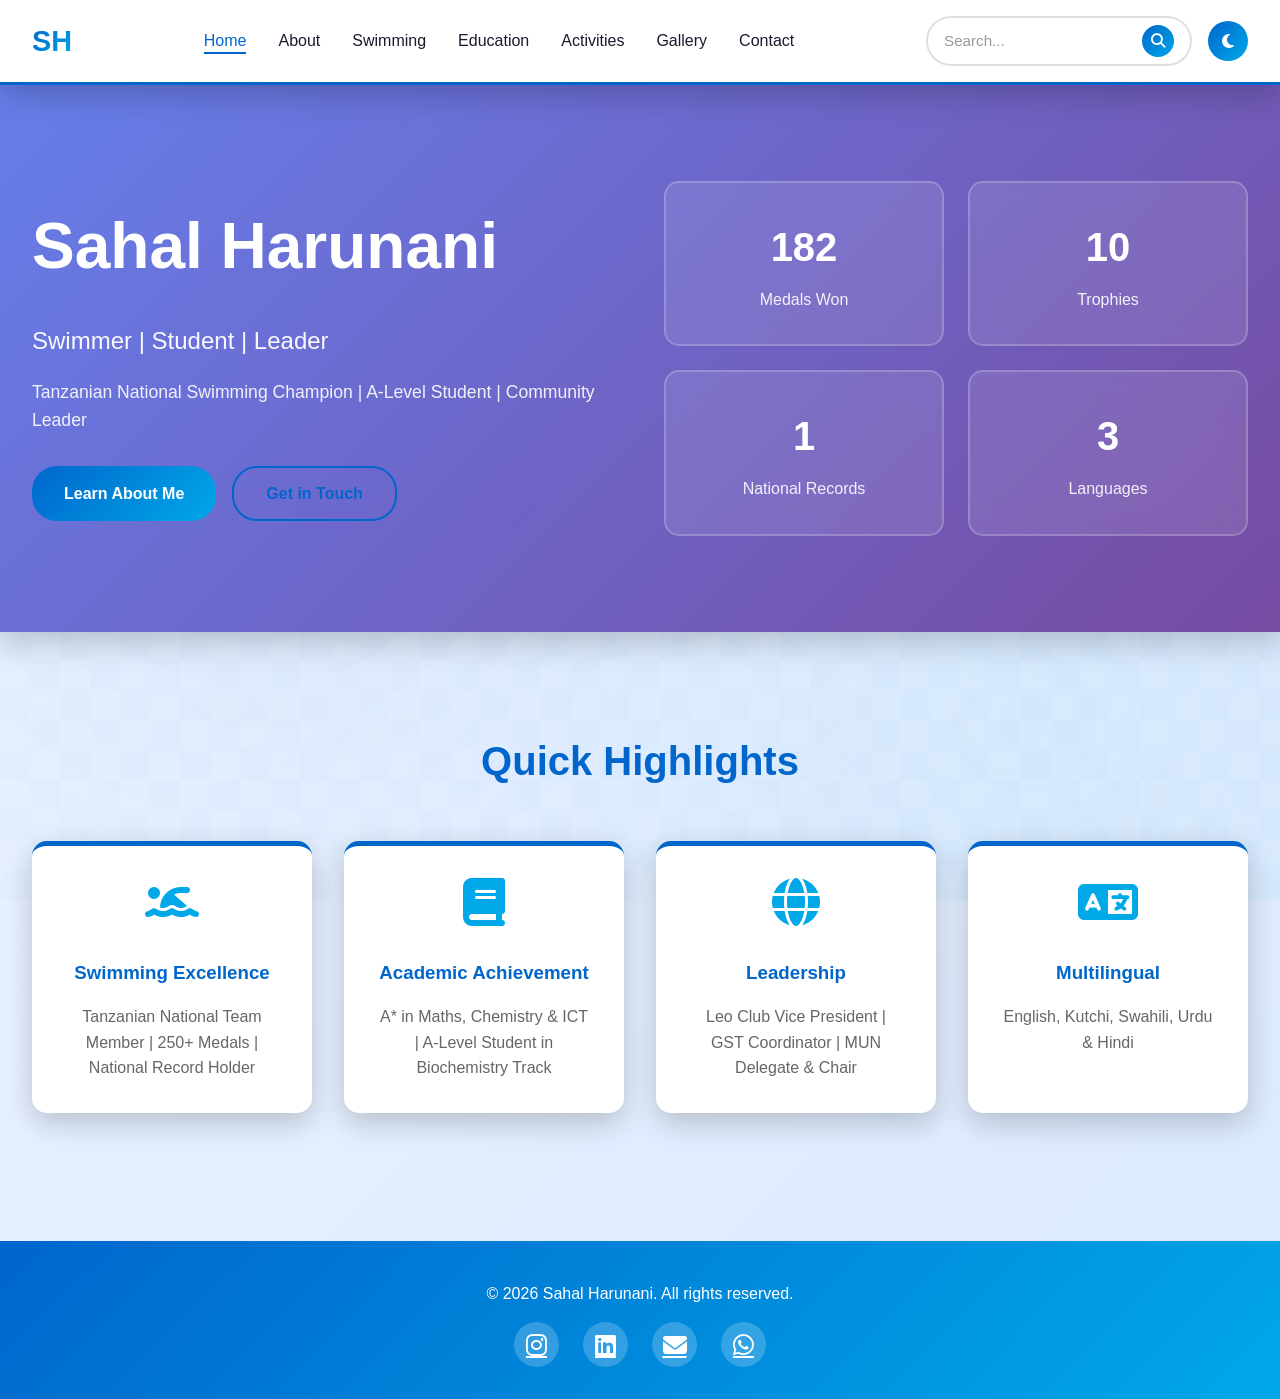
<file: index.html>
<!DOCTYPE html>
<html lang="en">
<head>
    <meta charset="UTF-8">
    <meta name="viewport" content="width=device-width, initial-scale=1.0">
   
    <title>Sahal Harunani - Portfolio</title>
    <link rel="stylesheet" href="styles.css">
    <link rel="stylesheet" href="https://cdnjs.cloudflare.com/ajax/libs/font-awesome/6.4.0/css/all.min.css">
    <link rel="icon" type="image/x-icon" href="favicon.ico">
</head>
<body>
    <nav class="navbar">
    <div class="nav-container">
        <div class="nav-logo">
            <a href="index.html">SH</a>
        </div>
        <ul class="nav-menu">
            <li><a href="index.html" class="nav-link">Home</a></li>
            <li><a href="about.html" class="nav-link">About</a></li>
            <li><a href="swimming.html" class="nav-link">Swimming</a></li>
            <li><a href="education.html" class="nav-link">Education</a></li>
            <li><a href="activities.html" class="nav-link">Activities</a></li>
            <li><a href="gallery.html" class="nav-link">Gallery</a></li>
            <li><a href="contact.html" class="nav-link">Contact</a></li>
        </ul>
        <div class="nav-controls">
            <div class="search-box-nav">
                <input type="text" id="global-search" class="search-input-nav" placeholder="Search...">
                <button id="search-btn-nav" class="search-btn-nav" title="Search">
                    <i class="fas fa-search"></i>
                </button>
            </div>
            <button id="theme-toggle" class="theme-toggle" title="Toggle Dark Mode">
                <i class="fas fa-moon"></i>
            </button>
            <div class="hamburger">
                <span></span>
                <span></span>
                <span></span>
            </div>
        </div>
    </div>
</nav>

    <section class="hero">
        <div class="hero-content">
            <h1>Sahal Harunani</h1>
            <p class="tagline">Swimmer | Student | Leader</p>
            <p class="subtitle">Tanzanian National Swimming Champion | A-Level Student | Community Leader</p>
            <div class="hero-buttons">
                <a href="about.html" class="btn btn-primary">Learn About Me</a>
                <a href="contact.html" class="btn btn-secondary">Get in Touch</a>
            </div>
        </div>
        <div class="hero-stats">
            <div class="stat-card">
                <h3>250+</h3>
                <p>Medals Won</p>
            </div>
            <div class="stat-card">
                <h3>14</h3>
                <p>Trophies</p>
            </div>
            <div class="stat-card">
                <h3>2</h3>
                <p>National Records </p>
            </div>
            <div class="stat-card">
                <h3>5</h3>
                <p>Languages</p>
            </div>
        </div>
    </section>

    <section class="highlights">
        <h2>Quick Highlights</h2>
        <div class="highlights-grid">
            <div class="highlight-card">
                <i class="fas fa-swimmer"></i>
                <h3>Swimming Excellence</h3>
                <p>Tanzanian National Team Member | 250+ Medals | National Record Holder</p>
            </div>
            <div class="highlight-card">
                <i class="fas fa-book"></i>
                <h3>Academic Achievement</h3>
                <p>A* in Maths, Chemistry & ICT | A-Level Student in Biochemistry Track</p>
            </div>
            <div class="highlight-card">
                <i class="fas fa-globe"></i>
                <h3>Leadership</h3>
                <p>Leo Club Vice President | GST Coordinator | MUN Delegate & Chair</p>
            </div>
            <div class="highlight-card">
                <i class="fas fa-language"></i>
                <h3>Multilingual</h3>
                <p>English, Kutchi, Swahili, Urdu & Hindi</p>
            </div>
        </div>
    </section>

    <footer class="footer">
        <div class="footer-content">
            <p>&copy; 2026 Sahal Harunani. All rights reserved.</p>
            <div class="social-links">
                <a href="https://instagram.com/sahal_harunani08" target="_blank" title="Instagram">
                    <i class="fab fa-instagram"></i>
                </a>
                <a href="https://linkedin.com/in/sahal-harunani-387bb63b5" target="_blank" title="LinkedIn">
                    <i class="fab fa-linkedin"></i>
                </a>
                <a href="mailto:sahalharunani@gmail.com" title="Email">
                    <i class="fas fa-envelope"></i>
                </a>
                <a href="https://wa.me/255787596678" target="_blank" title="WhatsApp">
                    <i class="fab fa-whatsapp"></i>
                </a>
            </div>
        </div>
    </footer>

    <script src="script.js"></script>
</body>
</html>
</file>
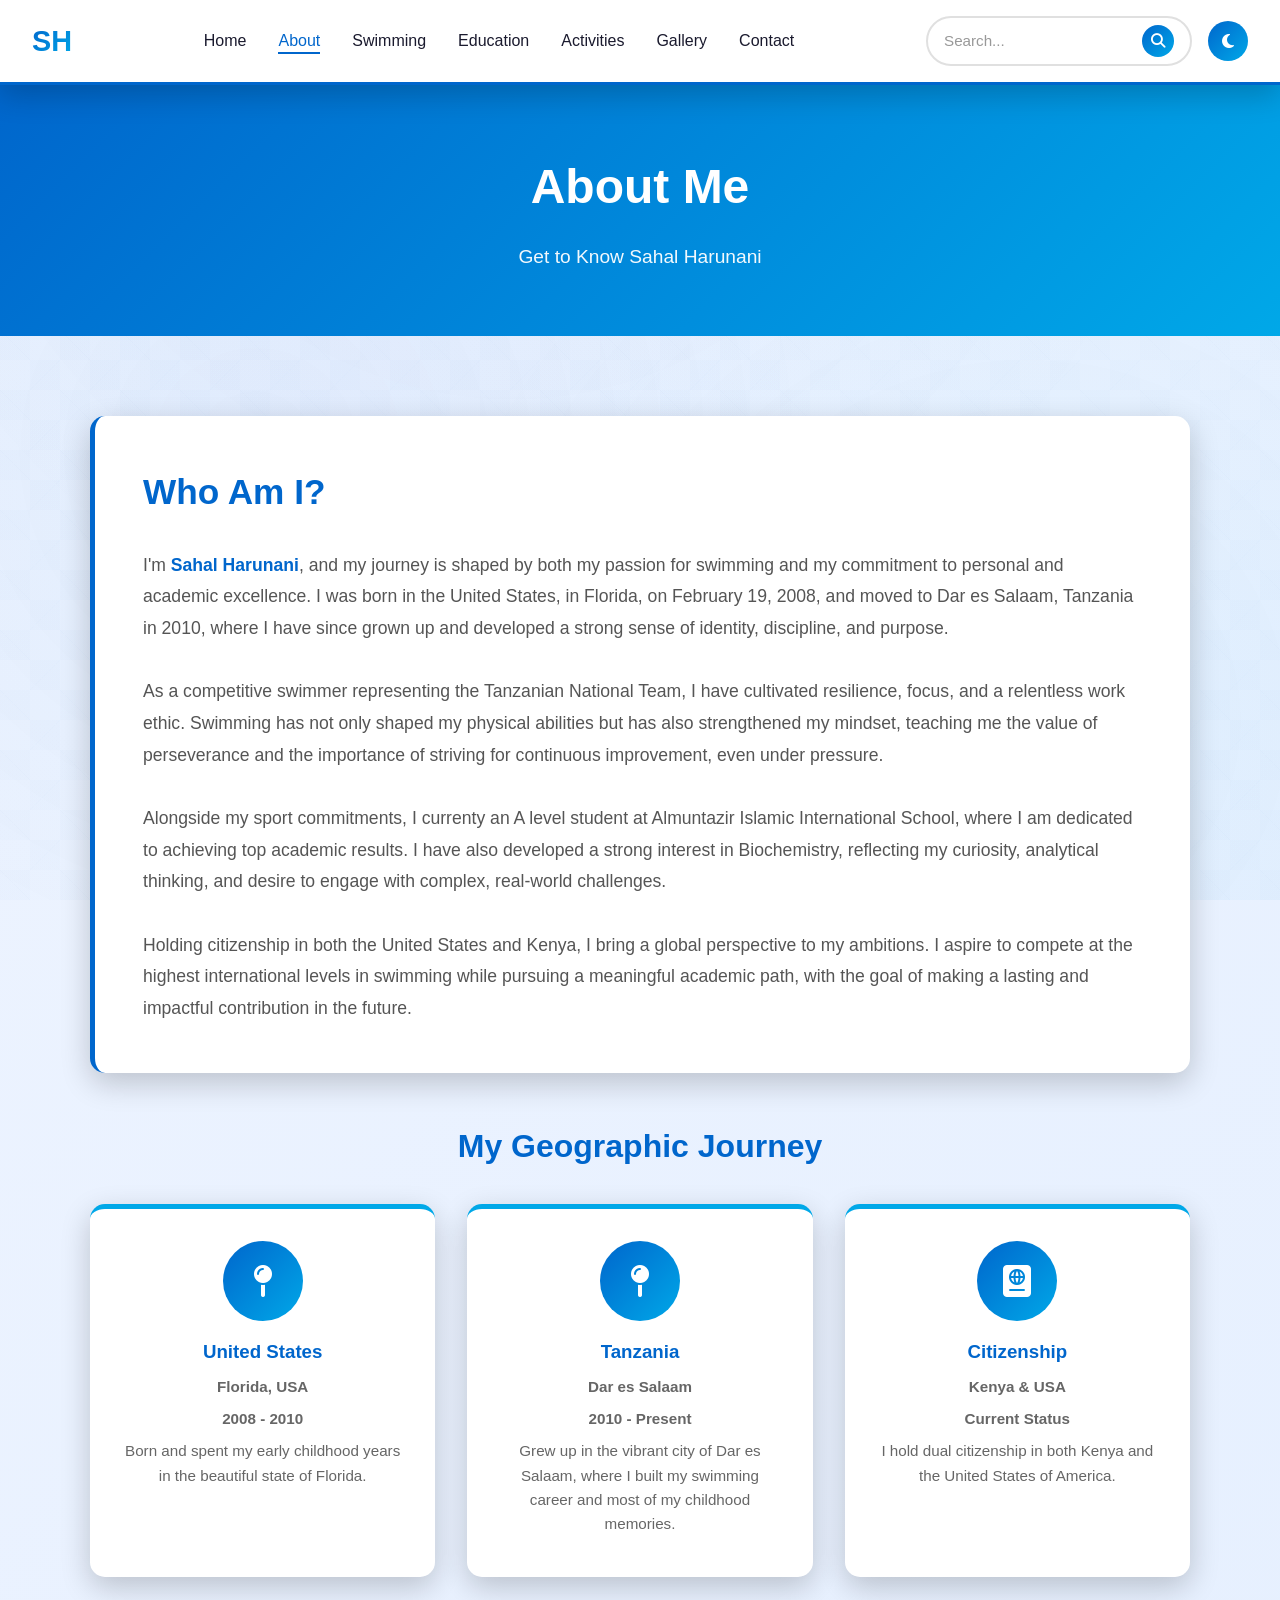
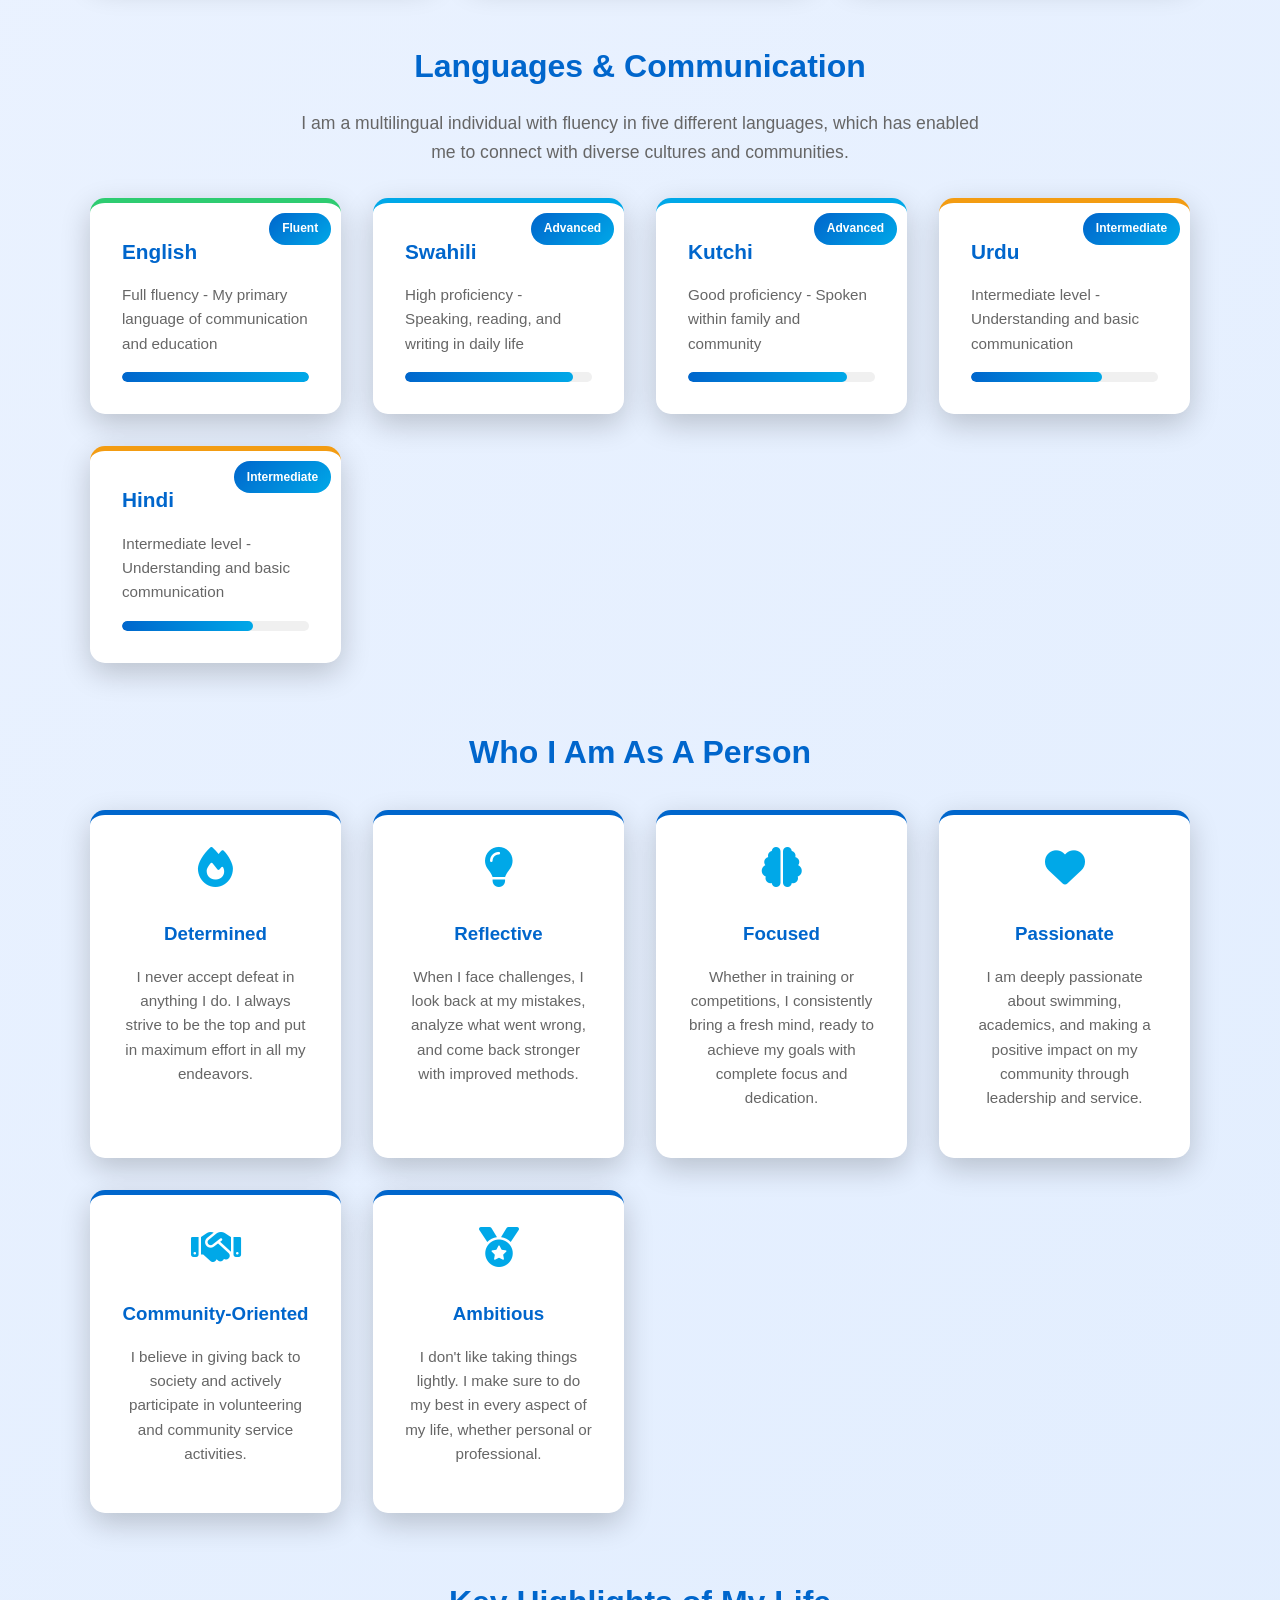
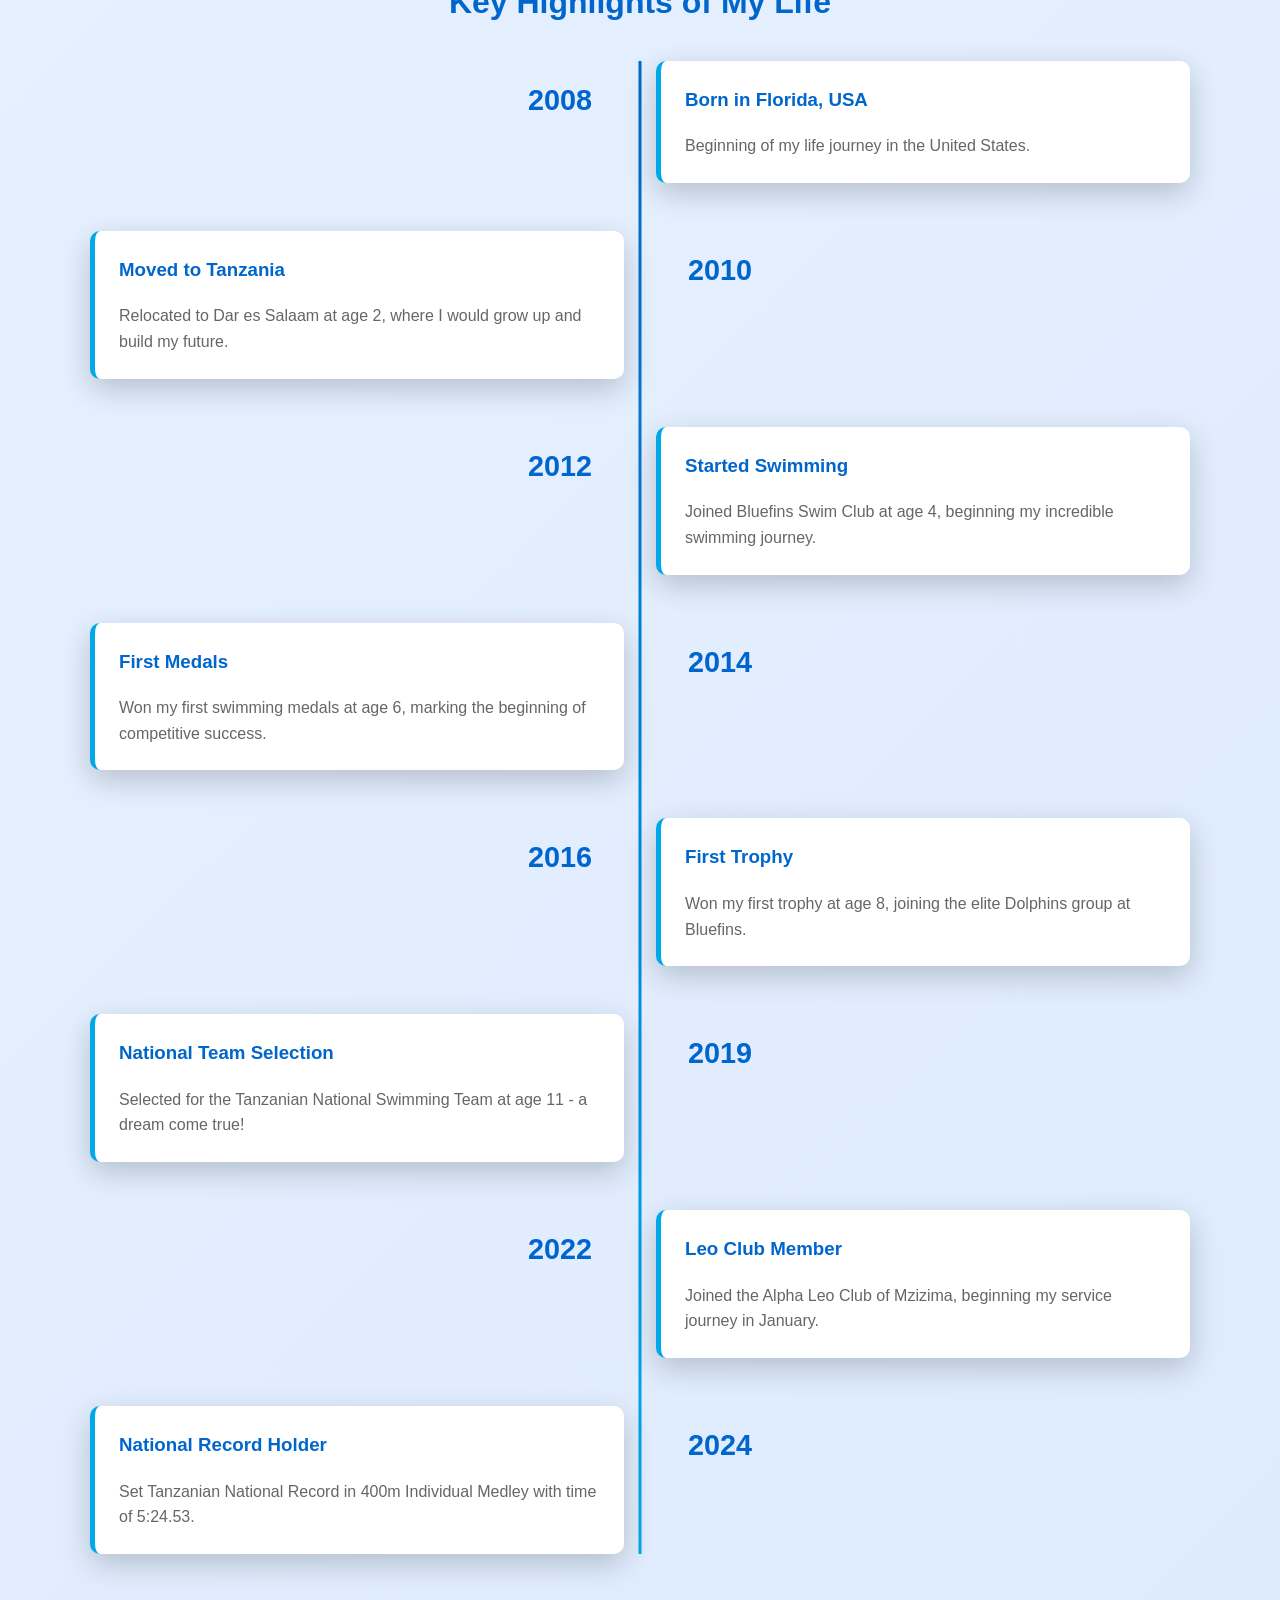
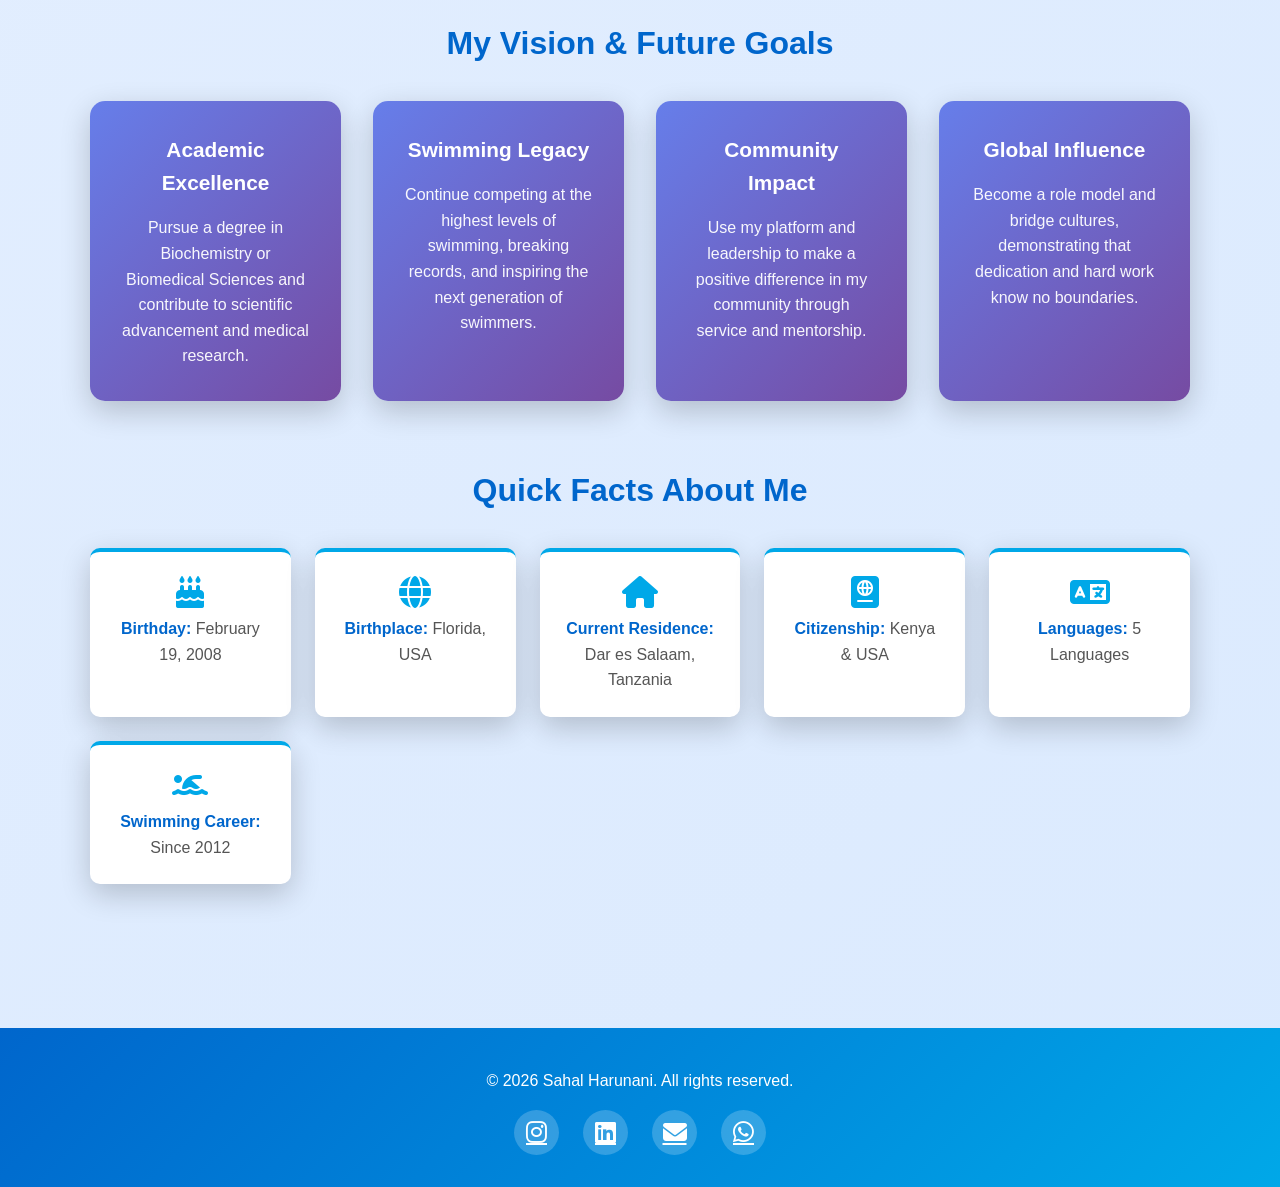
<file: about.html>
<!DOCTYPE html>
<html lang="en">
<head>
    <meta charset="UTF-8">
    <meta name="viewport" content="width=device-width, initial-scale=1.0">
    
    <title>About Me - Sahal Harunani</title>
    <link rel="stylesheet" href="styles.css">
    <link rel="stylesheet" href="https://cdnjs.cloudflare.com/ajax/libs/font-awesome/6.4.0/css/all.min.css">
</head>
<body>
    <nav class="navbar">
    <div class="nav-container">
        <div class="nav-logo">
            <a href="index.html">SH</a>
        </div>
        <ul class="nav-menu">
            <li><a href="index.html" class="nav-link">Home</a></li>
            <li><a href="about.html" class="nav-link">About</a></li>
            <li><a href="swimming.html" class="nav-link">Swimming</a></li>
            <li><a href="education.html" class="nav-link">Education</a></li>
            <li><a href="activities.html" class="nav-link">Activities</a></li>
            <li><a href="gallery.html" class="nav-link">Gallery</a></li>
            <li><a href="contact.html" class="nav-link">Contact</a></li>
        </ul>
        <div class="nav-controls">
            <div class="search-box-nav">
                <input type="text" id="global-search" class="search-input-nav" placeholder="Search...">
                <button id="search-btn-nav" class="search-btn-nav" title="Search">
                    <i class="fas fa-search"></i>
                </button>
            </div>
            <button id="theme-toggle" class="theme-toggle" title="Toggle Dark Mode">
                <i class="fas fa-moon"></i>
            </button>
            <div class="hamburger">
                <span></span>
                <span></span>
                <span></span>
            </div>
        </div>
    </div>
</nav>

    <section class="page-header">
        <h1>About Me</h1>
        <p>Get to Know Sahal Harunani</p>
    </section>

    <section class="about-content">
        <!-- Personal Introduction -->
        <div class="intro-section">
            <div class="intro-card">
                <h2>Who Am I?</h2>
                <p class="intro-text">
                    I'm <strong>Sahal Harunani</strong>, and my journey is shaped by both my passion for swimming and my commitment to personal and academic excellence. I was born in the United States, in Florida, on February 19, 2008, and moved to Dar es Salaam, Tanzania in 2010, where I have since grown up and developed a strong sense of identity, discipline, and purpose.<br><br>

As a competitive swimmer representing the Tanzanian National Team, I have cultivated resilience, focus, and a relentless work ethic. Swimming has not only shaped my physical abilities but has also strengthened my mindset, teaching me the value of perseverance and the importance of striving for continuous improvement, even under pressure.<br><br>

Alongside my sport commitments, I currenty an A level student at Almuntazir Islamic International School, where I am dedicated to achieving top academic results. I have also developed a strong interest in Biochemistry, reflecting my curiosity, analytical thinking, and desire to engage with complex, real-world challenges.<br><br>

Holding citizenship in both the United States and Kenya, I bring a global perspective to my ambitions. I aspire to compete at the highest international levels in swimming while pursuing a meaningful academic path, with the goal of making a lasting and impactful contribution in the future. 
                
                    
                </p>
            </div>
        </div>

        <!-- Geographic Journey -->
        <div class="journey-section">
            <h2>My Geographic Journey</h2>
            <div class="journey-map">
                <div class="location-card">
                    <div class="location-icon">
                        <i class="fas fa-map-pin"></i>
                    </div>
                    <h3>United States</h3>
                    <p><strong>Florida, USA</strong></p>
                    <p class="timeline-date">2008 - 2010</p>
                    <p class="description">Born and spent my early childhood years in the beautiful state of Florida.</p>
                </div>

                <div class="location-card">
                    <div class="location-icon">
                        <i class="fas fa-map-pin"></i>
                    </div>
                    <h3>Tanzania</h3>
                    <p><strong>Dar es Salaam</strong></p>
                    <p class="timeline-date">2010 - Present</p>
                    <p class="description">Grew up in the vibrant city of Dar es Salaam, where I built my swimming career and most of my childhood memories.</p>
                </div>

                <div class="location-card">
                    <div class="location-icon">
                        <i class="fas fa-passport"></i>
                    </div>
                    <h3>Citizenship</h3>
                    <p><strong>Kenya & USA</strong></p>
                    <p class="timeline-date">Current Status</p>
                    <p class="description">I hold dual citizenship in both Kenya and the United States of America.</p>
                </div>
            </div>
        </div>

        <!-- Languages -->
        <div class="languages-intro-section">
            <h2>Languages & Communication</h2>
            <p class="section-intro">I am a multilingual individual with fluency in five different languages, which has enabled me to connect with diverse cultures and communities.</p>
            
            <div class="languages-detailed-grid">
                <div class="language-detailed-card fluent">
                    <div class="language-badge">Fluent</div>
                    <h3>English</h3>
                    <p class="language-description">Full fluency - My primary language of communication and education</p>
                    <div class="language-level">
                        <div class="level-bar" style="width: 100%;"></div>
                    </div>
                </div>

                <div class="language-detailed-card advanced">
                    <div class="language-badge">Advanced</div>
                    <h3>Swahili</h3>
                    <p class="language-description">High proficiency - Speaking, reading, and writing in daily life</p>
                    <div class="language-level">
                        <div class="level-bar" style="width: 90%;"></div>
                    </div>
                </div>

                <div class="language-detailed-card advanced">
                    <div class="language-badge">Advanced</div>
                    <h3>Kutchi</h3>
                    <p class="language-description">Good proficiency - Spoken within family and community</p>
                    <div class="language-level">
                        <div class="level-bar" style="width: 85%;"></div>
                    </div>
                </div>

                <div class="language-detailed-card intermediate">
                    <div class="language-badge">Intermediate</div>
                    <h3>Urdu</h3>
                    <p class="language-description">Intermediate level - Understanding and basic communication</p>
                    <div class="language-level">
                        <div class="level-bar" style="width: 70%;"></div>
                    </div>
                </div>

                <div class="language-detailed-card intermediate">
                    <div class="language-badge">Intermediate</div>
                    <h3>Hindi</h3>
                    <p class="language-description">Intermediate level - Understanding and basic communication</p>
                    <div class="language-level">
                        <div class="level-bar" style="width: 70%;"></div>
                    </div>
                </div>
            </div>
        </div>

        <!-- Personal Attributes -->
        <div class="attributes-section">
            <h2>Who I Am As A Person</h2>
            <div class="attributes-grid">
                <div class="attribute-card">
                    <i class="fas fa-fire"></i>
                    <h3>Determined</h3>
                    <p>I never accept defeat in anything I do. I always strive to be the top and put in maximum effort in all my endeavors.</p>
                </div>

                <div class="attribute-card">
                    <i class="fas fa-lightbulb"></i>
                    <h3>Reflective</h3>
                    <p>When I face challenges, I look back at my mistakes, analyze what went wrong, and come back stronger with improved methods.</p>
                </div>

                <div class="attribute-card">
                    <i class="fas fa-brain"></i>
                    <h3>Focused</h3>
                    <p>Whether in training or competitions, I consistently bring a fresh mind, ready to achieve my goals with complete focus and dedication.</p>
                </div>

                <div class="attribute-card">
                    <i class="fas fa-heart"></i>
                    <h3>Passionate</h3>
                    <p>I am deeply passionate about swimming, academics, and making a positive impact on my community through leadership and service.</p>
                </div>

                <div class="attribute-card">
                    <i class="fas fa-handshake"></i>
                    <h3>Community-Oriented</h3>
                    <p>I believe in giving back to society and actively participate in volunteering and community service activities.</p>
                </div>

                <div class="attribute-card">
                    <i class="fas fa-medal"></i>
                    <h3>Ambitious</h3>
                    <p>I don't like taking things lightly. I make sure to do my best in every aspect of my life, whether personal or professional.</p>
                </div>
            </div>
        </div>

        <!-- Key Highlights -->
        <div class="highlights-intro-section">
            <h2>Key Highlights of My Life</h2>
            <div class="highlights-timeline">
                <div class="highlight-item">
                    <div class="highlight-year">2008</div>
                    <div class="highlight-content">
                        <h3>Born in Florida, USA</h3>
                        <p>Beginning of my life journey in the United States.</p>
                    </div>
                </div>

                <div class="highlight-item">
                    <div class="highlight-year">2010</div>
                    <div class="highlight-content">
                        <h3>Moved to Tanzania</h3>
                        <p>Relocated to Dar es Salaam at age 2, where I would grow up and build my future.</p>
                    </div>
                </div>

                <div class="highlight-item">
                    <div class="highlight-year">2012</div>
                    <div class="highlight-content">
                        <h3>Started Swimming</h3>
                        <p>Joined Bluefins Swim Club at age 4, beginning my incredible swimming journey.</p>
                    </div>
                </div>

                <div class="highlight-item">
                    <div class="highlight-year">2014</div>
                    <div class="highlight-content">
                        <h3>First Medals</h3>
                        <p>Won my first swimming medals at age 6, marking the beginning of competitive success.</p>
                    </div>
                </div>

                <div class="highlight-item">
                    <div class="highlight-year">2016</div>
                    <div class="highlight-content">
                        <h3>First Trophy</h3>
                        <p>Won my first trophy at age 8, joining the elite Dolphins group at Bluefins.</p>
                    </div>
                </div>

                <div class="highlight-item">
                    <div class="highlight-year">2019</div>
                    <div class="highlight-content">
                        <h3>National Team Selection</h3>
                        <p>Selected for the Tanzanian National Swimming Team at age 11 - a dream come true!</p>
                    </div>
                </div>

                <div class="highlight-item">
                    <div class="highlight-year">2022</div>
                    <div class="highlight-content">
                        <h3>Leo Club Member</h3>
                        <p>Joined the Alpha Leo Club of Mzizima, beginning my service journey in January.</p>
                    </div>
                </div>

                <div class="highlight-item">
                    <div class="highlight-year">2024</div>
                    <div class="highlight-content">
                        <h3>National Record Holder</h3>
                        <p>Set Tanzanian National Record in 400m Individual Medley with time of 5:24.53.</p>
                    </div>
                </div>
            </div>
        </div>

        <!-- Vision & Goals -->
        <div class="vision-section">
            <h2>My Vision & Future Goals</h2>
            <div class="vision-grid">
                <div class="vision-card">
                    <h3>Academic Excellence</h3>
                    <p>Pursue a degree in Biochemistry or Biomedical Sciences and contribute to scientific advancement and medical research.</p>
                </div>

                <div class="vision-card">
                    <h3>Swimming Legacy</h3>
                    <p>Continue competing at the highest levels of swimming, breaking records, and inspiring the next generation of swimmers.</p>
                </div>

                <div class="vision-card">
                    <h3>Community Impact</h3>
                    <p>Use my platform and leadership to make a positive difference in my community through service and mentorship.</p>
                </div>

                <div class="vision-card">
                    <h3>Global Influence</h3>
                    <p>Become a role model and bridge cultures, demonstrating that dedication and hard work know no boundaries.</p>
                </div>
            </div>
        </div>

        <!-- Quick Facts -->
        <div class="quick-facts-section">
            <h2>Quick Facts About Me</h2>
            <div class="facts-grid">
                <div class="fact-box">
                    <i class="fas fa-birthday-cake"></i>
                    <p><strong>Birthday:</strong> February 19, 2008</p>
                </div>
                <div class="fact-box">
                    <i class="fas fa-globe"></i>
                    <p><strong>Birthplace:</strong> Florida, USA</p>
                </div>
                <div class="fact-box">
                    <i class="fas fa-home"></i>
                    <p><strong>Current Residence:</strong> Dar es Salaam, Tanzania</p>
                </div>
                <div class="fact-box">
                    <i class="fas fa-passport"></i>
                    <p><strong>Citizenship:</strong> Kenya & USA</p>
                </div>
                <div class="fact-box">
                    <i class="fas fa-language"></i>
                    <p><strong>Languages:</strong> 5 Languages</p>
                </div>
                <div class="fact-box">
                    <i class="fas fa-swimmer"></i>
                    <p><strong>Swimming Career:</strong> Since 2012</p>
                </div>
            </div>
        </div>
    </section>

    <footer class="footer">
        <div class="footer-content">
            <p>&copy; 2026 Sahal Harunani. All rights reserved.</p>
            <div class="social-links">
                <a href="https://instagram.com/sahal_harunani08" target="_blank" title="Instagram">
                    <i class="fab fa-instagram"></i>
                </a>
                <a href="https://linkedin.com/in/sahal-harunani-387bb63b5" target="_blank" title="LinkedIn">
                    <i class="fab fa-linkedin"></i>
                </a>
                <a href="mailto:sahalharunani@gmail.com" title="Email">
                    <i class="fas fa-envelope"></i>
                </a>
                <a href="https://wa.me/255787596678" target="_blank" title="WhatsApp">
                    <i class="fab fa-whatsapp"></i>
                </a>
            </div>
        </div>
    </footer>

    <script src="script.js"></script>
</body>
</html>
</file>
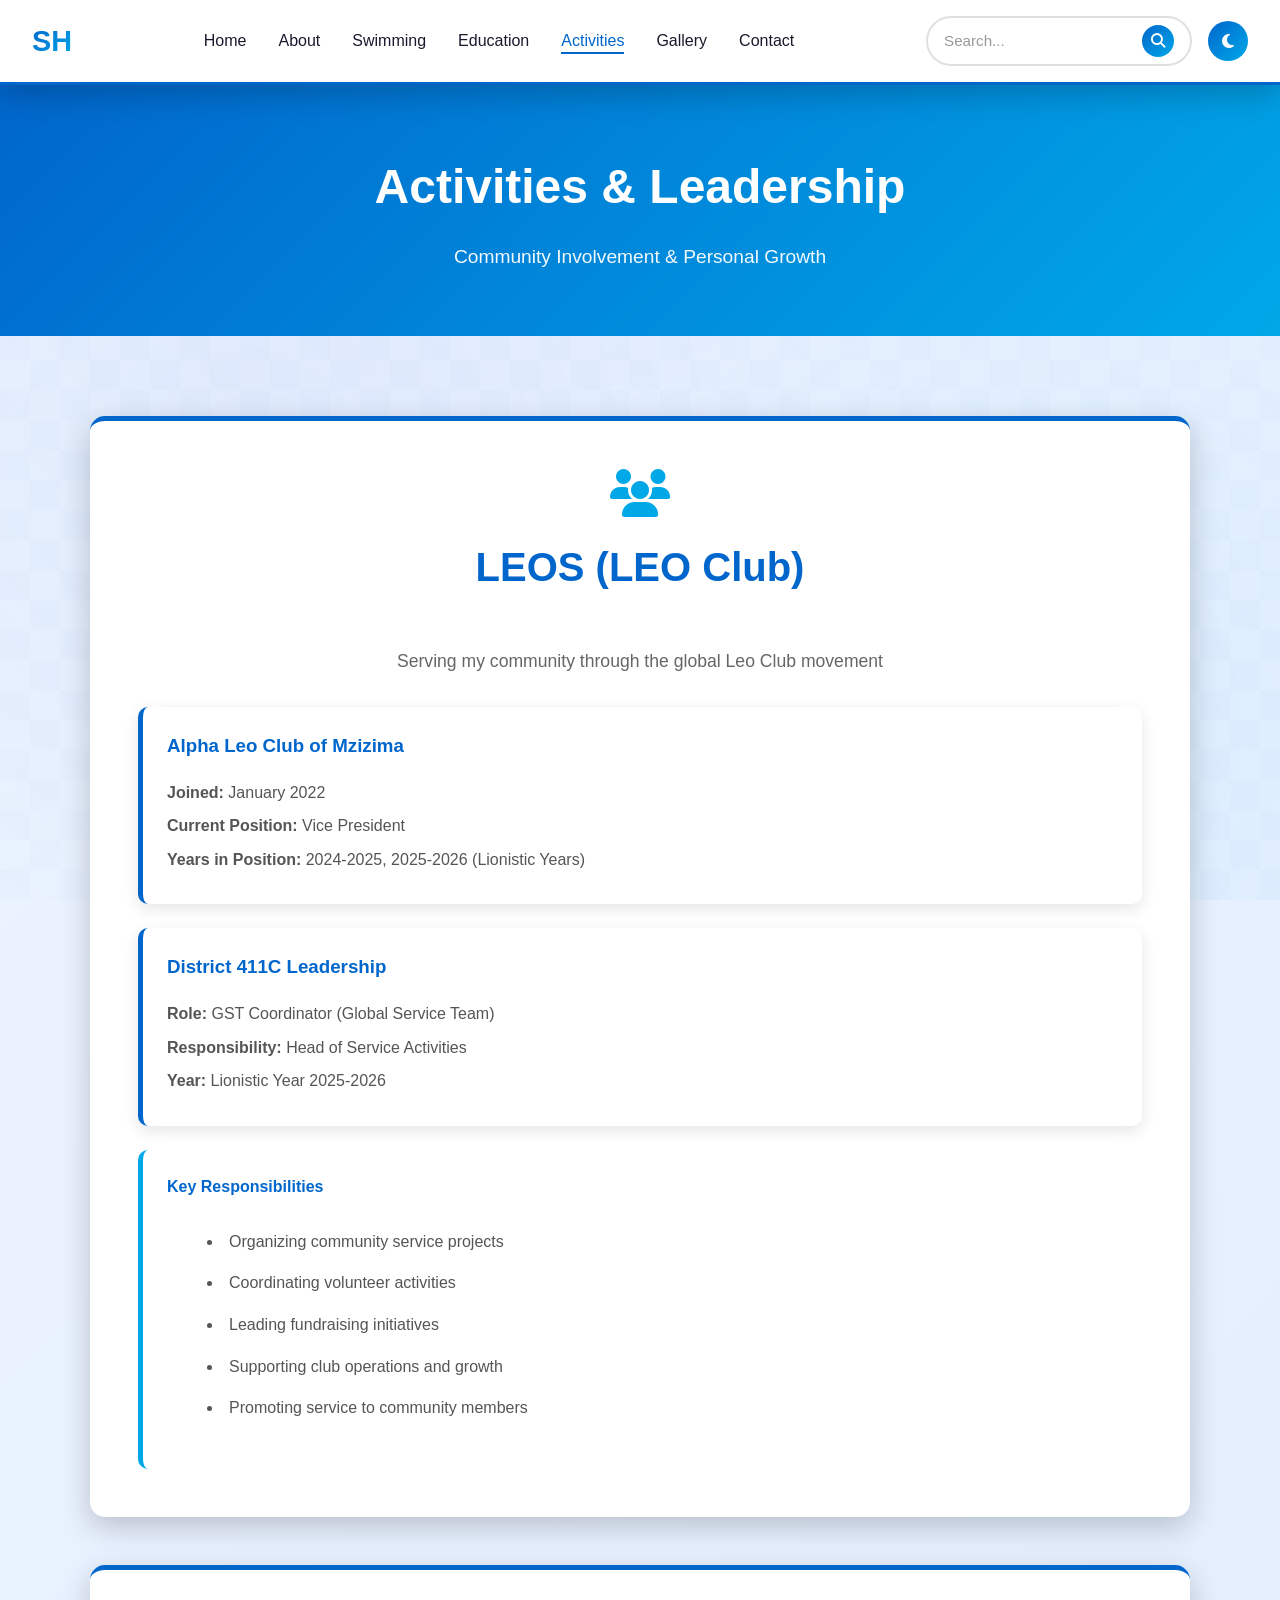
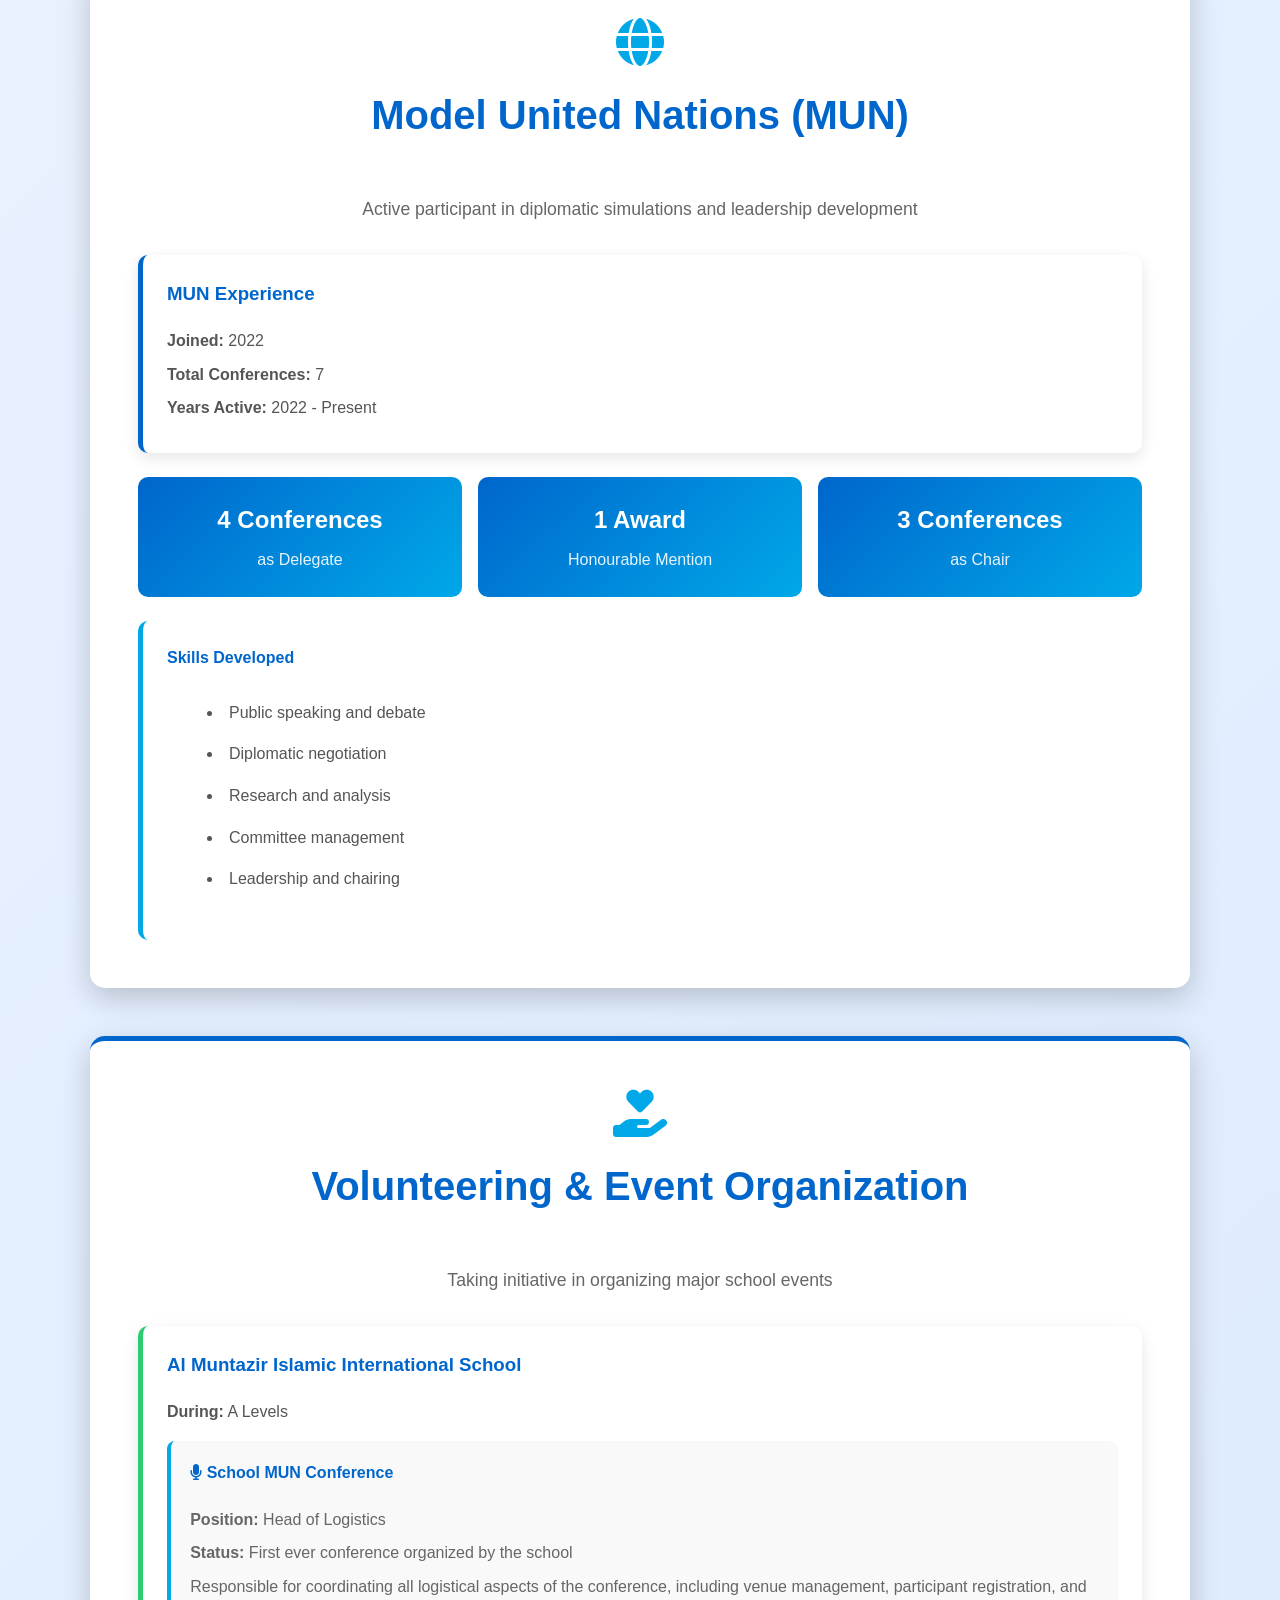
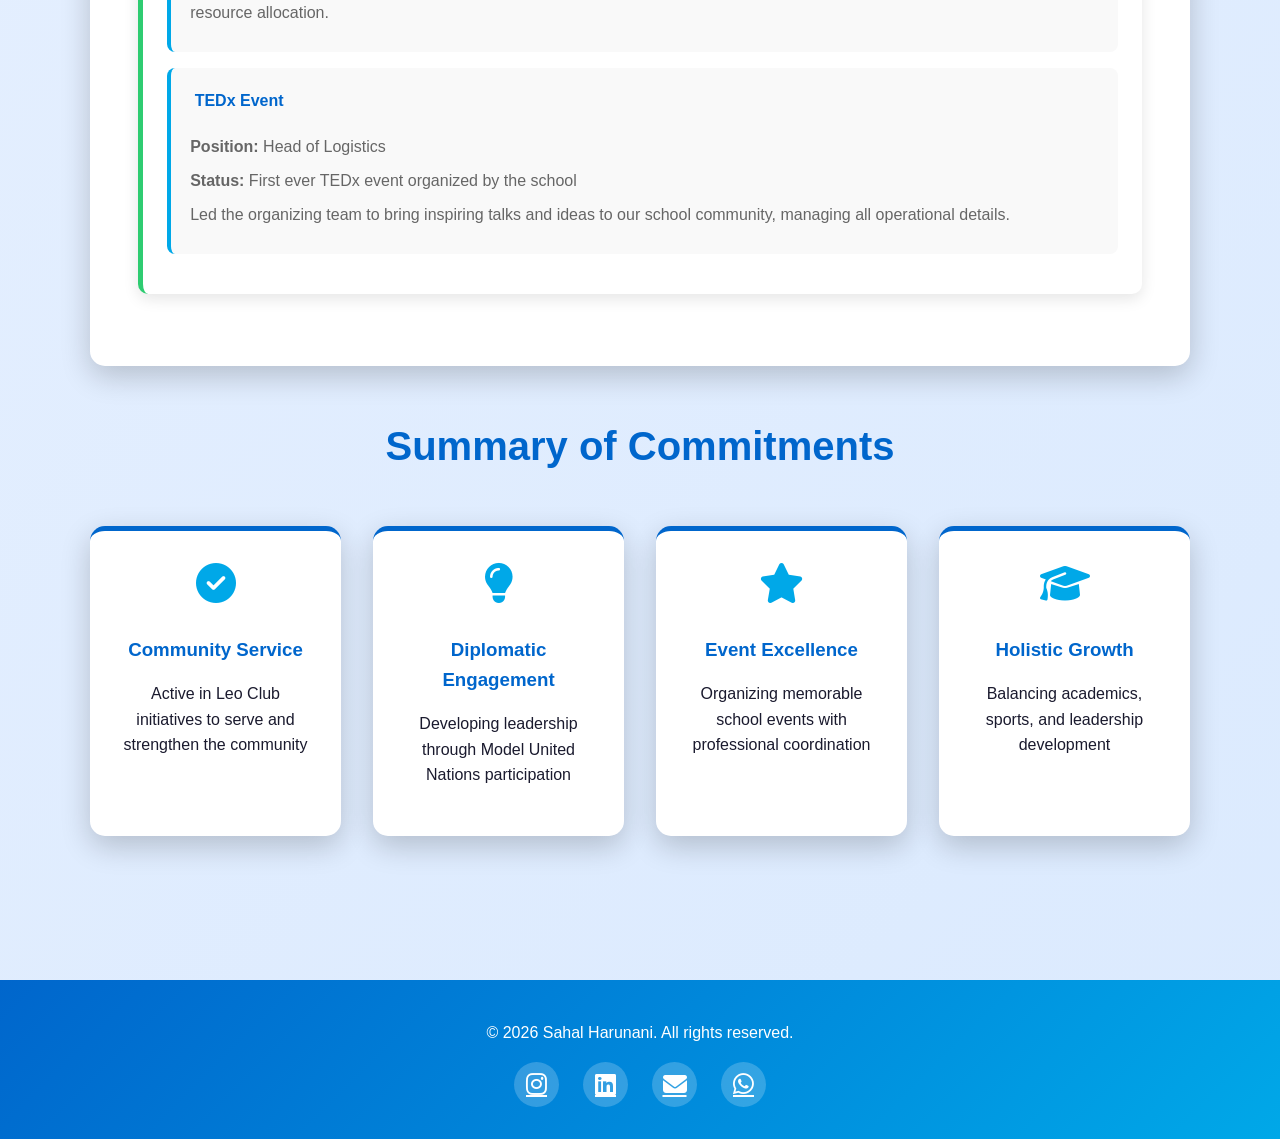
<file: activities.html>
<!DOCTYPE html>
<html lang="en">
<head>
    <meta charset="UTF-8">
    <meta name="viewport" content="width=device-width, initial-scale=1.0">
    <title>Activities & Volunteering - Sahal Harunani</title>
    <link rel="stylesheet" href="styles.css">
    <link rel="stylesheet" href="https://cdnjs.cloudflare.com/ajax/libs/font-awesome/6.4.0/css/all.min.css">
</head>
<body>
   <nav class="navbar">
    <div class="nav-container">
        <div class="nav-logo">
            <a href="index.html">SH</a>
        </div>
        <ul class="nav-menu">
            <li><a href="index.html" class="nav-link">Home</a></li>
            <li><a href="about.html" class="nav-link">About</a></li>
            <li><a href="swimming.html" class="nav-link">Swimming</a></li>
            <li><a href="education.html" class="nav-link">Education</a></li>
            <li><a href="activities.html" class="nav-link">Activities</a></li>
            <li><a href="gallery.html" class="nav-link">Gallery</a></li>
            <li><a href="contact.html" class="nav-link">Contact</a></li>
        </ul>
        <div class="nav-controls">
            <div class="search-box-nav">
                <input type="text" id="global-search" class="search-input-nav" placeholder="Search...">
                <button id="search-btn-nav" class="search-btn-nav" title="Search">
                    <i class="fas fa-search"></i>
                </button>
            </div>
            <button id="theme-toggle" class="theme-toggle" title="Toggle Dark Mode">
                <i class="fas fa-moon"></i>
            </button>
            <div class="hamburger">
                <span></span>
                <span></span>
                <span></span>
            </div>
        </div>
    </div>
</nav>

    <section class="page-header">
        <h1>Activities & Leadership</h1>
        <p>Community Involvement & Personal Growth</p>
    </section>

    <section class="activities-content">
        <div class="activity-section leo-section">
            <div class="activity-icon">
                <i class="fas fa-users"></i>
            </div>
            <h2>LEOS (LEO Club)</h2>
            <p class="activity-intro">Serving my community through the global Leo Club movement</p>
            
            <div class="activity-details">
                <div class="detail-box">
                    <h3>Alpha Leo Club of Mzizima</h3>
                    <p><strong>Joined:</strong> January 2022</p>
                    <p><strong>Current Position:</strong> Vice President</p>
                    <p><strong>Years in Position:</strong> 2024-2025, 2025-2026 (Lionistic Years)</p>
                </div>

                <div class="detail-box">
                    <h3>District 411C Leadership</h3>
                    <p><strong>Role:</strong> GST Coordinator (Global Service Team)</p>
                    <p><strong>Responsibility:</strong> Head of Service Activities</p>
                    <p><strong>Year:</strong> Lionistic Year 2025-2026</p>
                </div>

                <div class="leo-responsibilities">
                    <h4>Key Responsibilities</h4>
                    <ul>
                        <li>Organizing community service projects</li>
                        <li>Coordinating volunteer activities</li>
                        <li>Leading fundraising initiatives</li>
                        <li>Supporting club operations and growth</li>
                        <li>Promoting service to community members</li>
                    </ul>
                </div>
            </div>
        </div>

        <div class="activity-section mun-section">
            <div class="activity-icon">
                <i class="fas fa-globe"></i>
            </div>
            <h2>Model United Nations (MUN)</h2>
            <p class="activity-intro">Active participant in diplomatic simulations and leadership development</p>
            
            <div class="activity-details">
                <div class="detail-box">
                    <h3>MUN Experience</h3>
                    <p><strong>Joined:</strong> 2022</p>
                    <p><strong>Total Conferences:</strong> 7</p>
                    <p><strong>Years Active:</strong> 2022 - Present</p>
                </div>

                <div class="mun-stats">
                    <div class="stat">
                        <h4>4 Conferences</h4>
                        <p>as Delegate</p>
                    </div>
                    <div class="stat">
                        <h4>1 Award</h4>
                        <p>Honourable Mention</p>
                    </div>
                    <div class="stat">
                        <h4>3 Conferences</h4>
                        <p>as Chair</p>
                    </div>
                </div>

                <div class="mun-skills">
                    <h4>Skills Developed</h4>
                    <ul>
                        <li>Public speaking and debate</li>
                        <li>Diplomatic negotiation</li>
                        <li>Research and analysis</li>
                        <li>Committee management</li>
                        <li>Leadership and chairing</li>
                    </ul>
                </div>
            </div>
        </div>

        <div class="activity-section volunteering-section">
            <div class="activity-icon">
                <i class="fas fa-hand-holding-heart"></i>
            </div>
            <h2>Volunteering & Event Organization</h2>
            <p class="activity-intro">Taking initiative in organizing major school events</p>
            
            <div class="activity-details">
                <div class="detail-box volunteer-role">
                    <h3>Al Muntazir Islamic International School</h3>
                    <p><strong>During:</strong> A Levels</p>
                    
                    <div class="volunteer-event">
                        <h4><i class="fas fa-microphone"></i> School MUN Conference</h4>
                        <p><strong>Position:</strong> Head of Logistics</p>
                        <p><strong>Status:</strong> First ever conference organized by the school</p>
                        <p>Responsible for coordinating all logistical aspects of the conference, including venue management, participant registration, and resource allocation.</p>
                    </div>

                    <div class="volunteer-event">
                        <h4><i class="fas fa-presentation"></i> TEDx Event</h4>
                        <p><strong>Position:</strong> Head of Logistics</p>
                        <p><strong>Status:</strong> First ever TEDx event organized by the school</p>
                        <p>Led the organizing team to bring inspiring talks and ideas to our school community, managing all operational details.</p>
                    </div>
                </div>
            </div>
        </div>

        <div class="summary-section">
            <h2>Summary of Commitments</h2>
            <div class="commitments-grid">
                <div class="commitment-card">
                    <i class="fas fa-check-circle"></i>
                    <h3>Community Service</h3>
                    <p>Active in Leo Club initiatives to serve and strengthen the community</p>
                </div>
                <div class="commitment-card">
                    <i class="fas fa-lightbulb"></i>
                    <h3>Diplomatic Engagement</h3>
                    <p>Developing leadership through Model United Nations participation</p>
                </div>
                <div class="commitment-card">
                    <i class="fas fa-star"></i>
                    <h3>Event Excellence</h3>
                    <p>Organizing memorable school events with professional coordination</p>
                </div>
                <div class="commitment-card">
                    <i class="fas fa-graduation-cap"></i>
                    <h3>Holistic Growth</h3>
                    <p>Balancing academics, sports, and leadership development</p>
                </div>
            </div>
        </div>
    </section>

    <footer class="footer">
        <div class="footer-content">
            <p>&copy; 2026 Sahal Harunani. All rights reserved.</p>
            <div class="social-links">
                <a href="https://instagram.com/sahal_harunani08" target="_blank" title="Instagram">
                    <i class="fab fa-instagram"></i>
                </a>
                <a href="https://linkedin.com/in/sahal-harunani-387bb63b5" target="_blank" title="LinkedIn">
                    <i class="fab fa-linkedin"></i>
                </a>
                <a href="mailto:sahalharunani@gmail.com" title="Email">
                    <i class="fas fa-envelope"></i>
                </a>
                <a href="https://wa.me/255787596678" target="_blank" title="WhatsApp">
                    <i class="fab fa-whatsapp"></i>
                </a>
            </div>
        </div>
    </footer>

    <script src="script.js"></script>
</body>
</html>
</file>
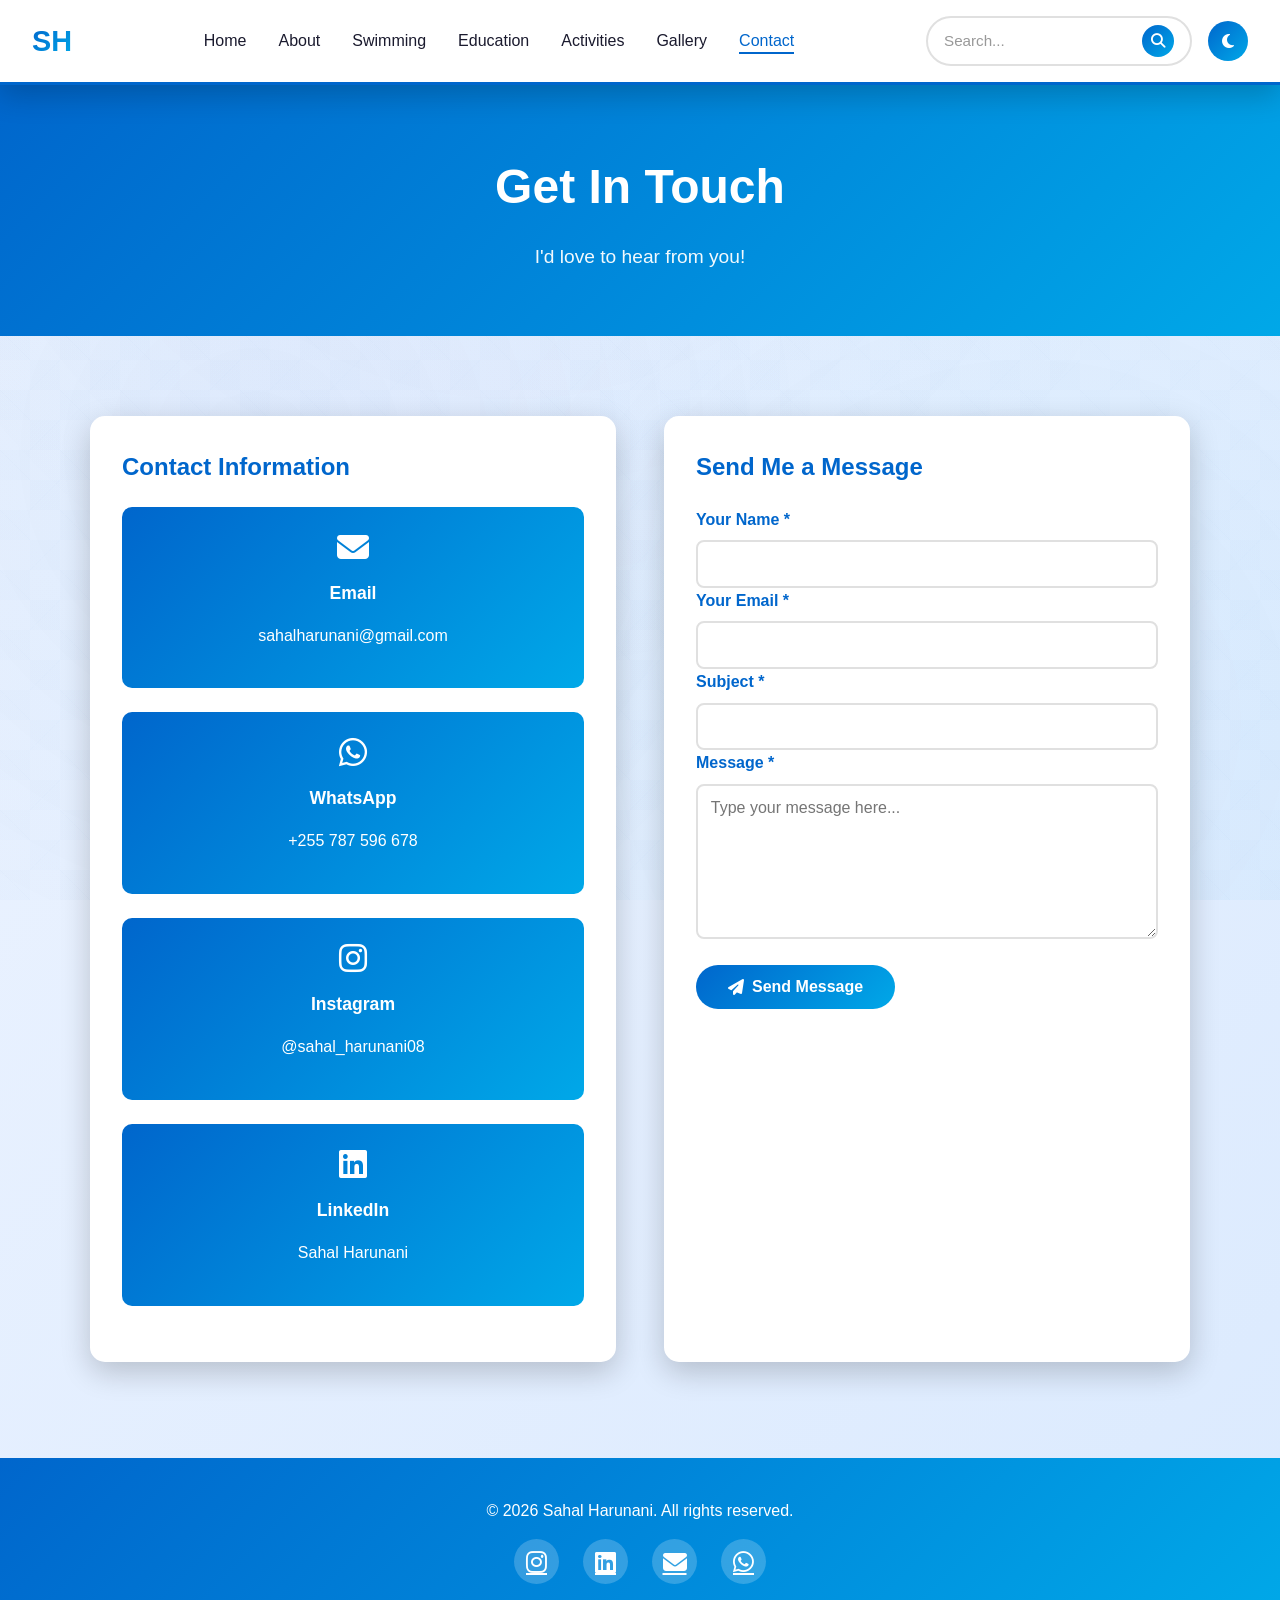
<file: contact.html>
<!DOCTYPE html>
<html lang="en">
<head>
    <meta charset="UTF-8">
    <meta name="viewport" content="width=device-width, initial-scale=1.0">
    <title>Contact Me - Sahal Harunani</title>
    <link rel="stylesheet" href="styles.css">
    <link rel="stylesheet" href="https://cdnjs.cloudflare.com/ajax/libs/font-awesome/6.4.0/css/all.min.css">
</head>
<body>
    <nav class="navbar">
    <div class="nav-container">
        <div class="nav-logo">
            <a href="index.html">SH</a>
        </div>
        <ul class="nav-menu">
            <li><a href="index.html" class="nav-link">Home</a></li>
            <li><a href="about.html" class="nav-link">About</a></li>
            <li><a href="swimming.html" class="nav-link">Swimming</a></li>
            <li><a href="education.html" class="nav-link">Education</a></li>
            <li><a href="activities.html" class="nav-link">Activities</a></li>
            <li><a href="gallery.html" class="nav-link">Gallery</a></li>
            <li><a href="contact.html" class="nav-link">Contact</a></li>
        </ul>
        <div class="nav-controls">
            <div class="search-box-nav">
                <input type="text" id="global-search" class="search-input-nav" placeholder="Search...">
                <button id="search-btn-nav" class="search-btn-nav" title="Search">
                    <i class="fas fa-search"></i>
                </button>
            </div>
            <button id="theme-toggle" class="theme-toggle" title="Toggle Dark Mode">
                <i class="fas fa-moon"></i>
            </button>
            <div class="hamburger">
                <span></span>
                <span></span>
                <span></span>
            </div>
        </div>
    </div>
</nav>

    <section class="page-header">
        <h1>Get In Touch</h1>
        <p>I'd love to hear from you!</p>
    </section>

    <section class="contact-content">
        <div class="contact-container">
            <div class="contact-info">
                <h2>Contact Information</h2>
                <div class="info-card">
                    <i class="fas fa-envelope"></i>
                    <h3>Email</h3>
                    <p><a href="mailto:sahalharunani@gmail.com">sahalharunani@gmail.com</a></p>
                </div>
                <div class="info-card">
                    <i class="fab fa-whatsapp"></i>
                    <h3>WhatsApp</h3>
                    <p><a href="https://wa.me/255787596678" target="_blank">+255 787 596 678</a></p>
                </div>
                <div class="info-card">
                    <i class="fab fa-instagram"></i>
                    <h3>Instagram</h3>
                    <p><a href="https://instagram.com/sahal_harunani08" target="_blank">@sahal_harunani08</a></p>
                </div>
                <div class="info-card">
                    <i class="fab fa-linkedin"></i>
                    <h3>LinkedIn</h3>
                    <p><a href="https://linkedin.com/in/sahal-harunani-387bb63b5" target="_blank">Sahal Harunani</a></p>
                </div>
            </div>

            <div class="contact-form-container">
                <h2>Send Me a Message</h2>
                 <form
  action="https://formspree.io/f/xnjowgor"
  method="POST"
>
                <form id="contact-form" class="contact-form">
                    <div class="form-group">
                        <label for="name">Your Name *</label>
                        <input type="text" id="name" name="name" required>
                    </div>

                    <div class="form-group">
                        <label for="email">Your Email *</label>
                        <input type="email" id="email" name="email" required>
                    </div>

                    <div class="form-group">
                        <label for="subject">Subject *</label>
                        <input type="text" id="subject" name="subject" required>
                    </div>

                    <div class="form-group">
                        <label for="message">Message *</label>
                        <textarea id="message" name="message" rows="7" required placeholder="Type your message here..."></textarea>
                    </div>
<br>
                    <button type="submit" class="btn btn-primary">
                        <i class="fas fa-paper-plane"></i> Send Message
                    </button>
                </form>
                <div id="form-message" class="form-message"></div>
            </div>
        </div>
    </section>

    <footer class="footer">
        <div class="footer-content">
            <p>&copy; 2026 Sahal Harunani. All rights reserved.</p>
            <div class="social-links">
                <a href="https://instagram.com/sahal_harunani08" target="_blank" title="Instagram">
                    <i class="fab fa-instagram"></i>
                </a>
                <a href="https://linkedin.com/in/sahal-harunani-387bb63b5" target="_blank" title="LinkedIn">
                    <i class="fab fa-linkedin"></i>
                </a>
                <a href="mailto:sahalharunani@gmail.com" title="Email">
                    <i class="fas fa-envelope"></i>
                </a>
                <a href="https://wa.me/255787596678" target="_blank" title="WhatsApp">
                    <i class="fab fa-whatsapp"></i>
                </a>
            </div>
        </div>
    </footer>

    <script src="script.js"></script>
</body>
</html>
</file>
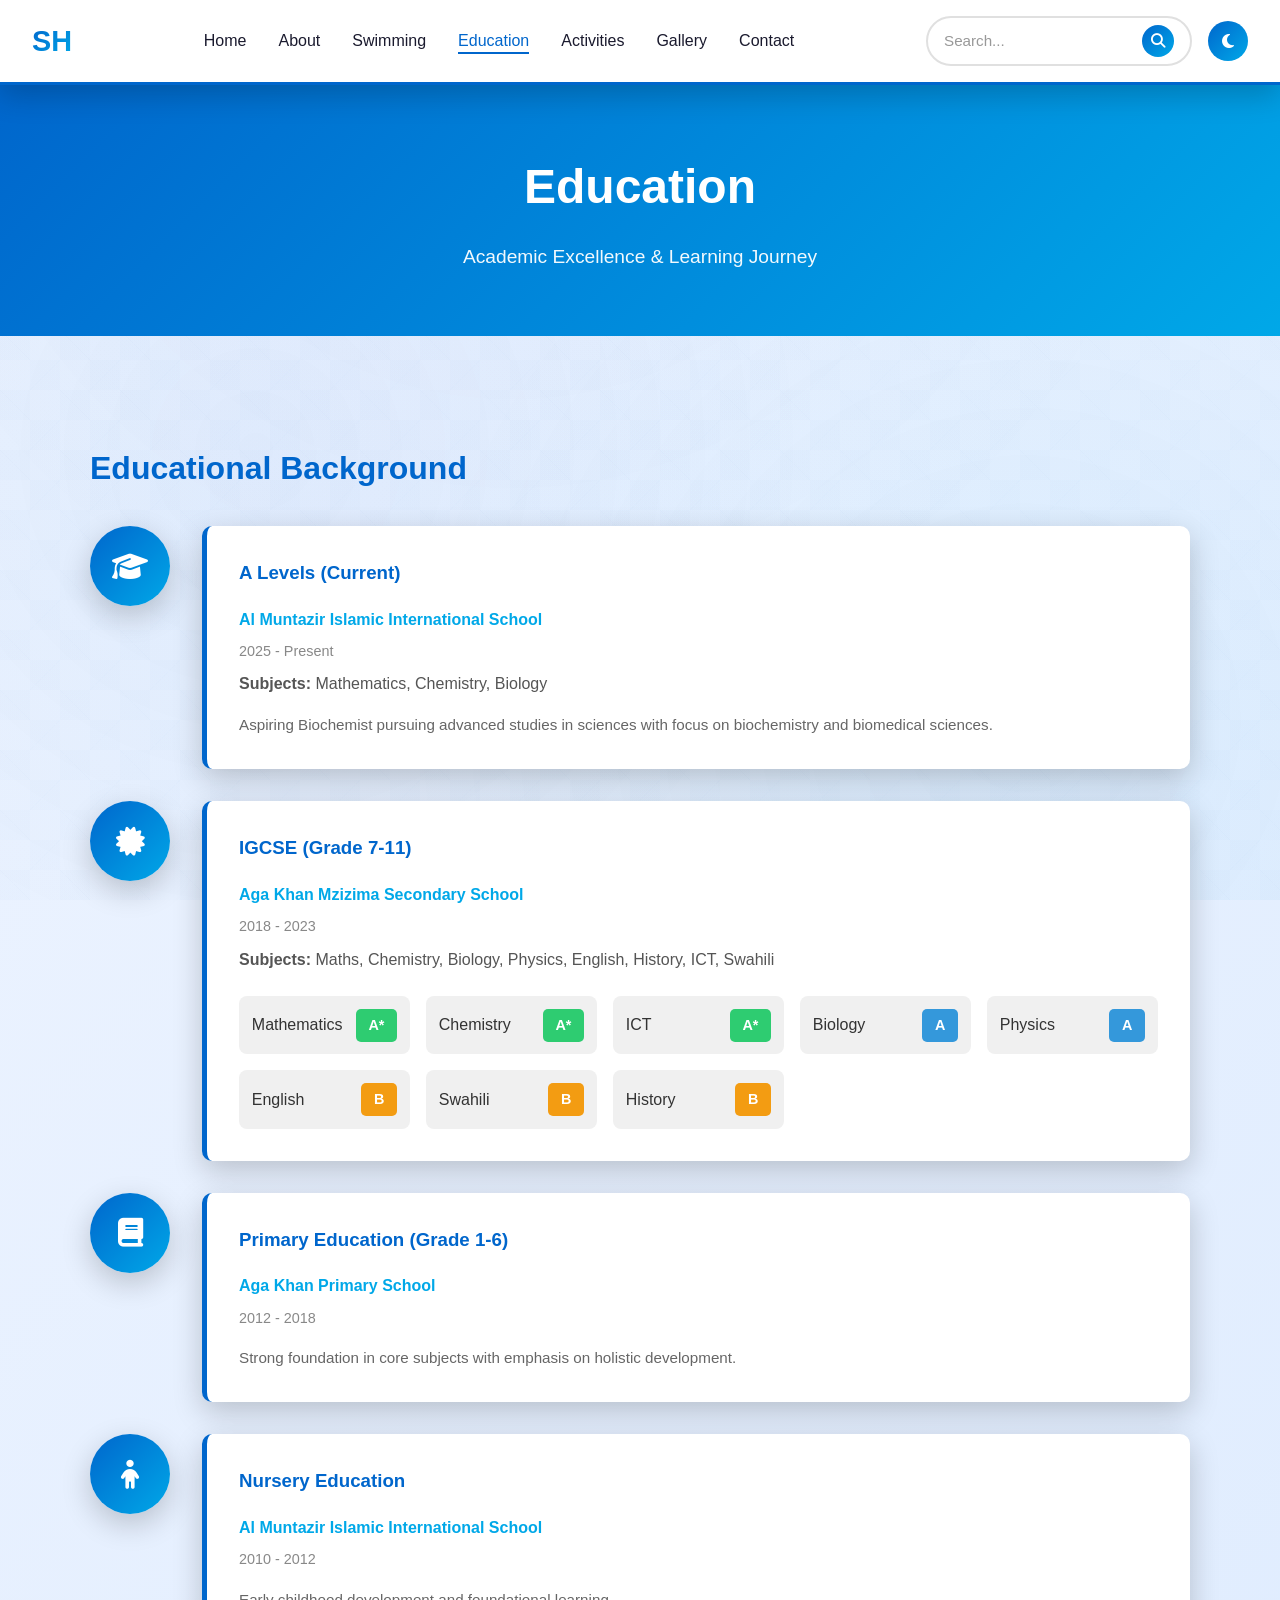
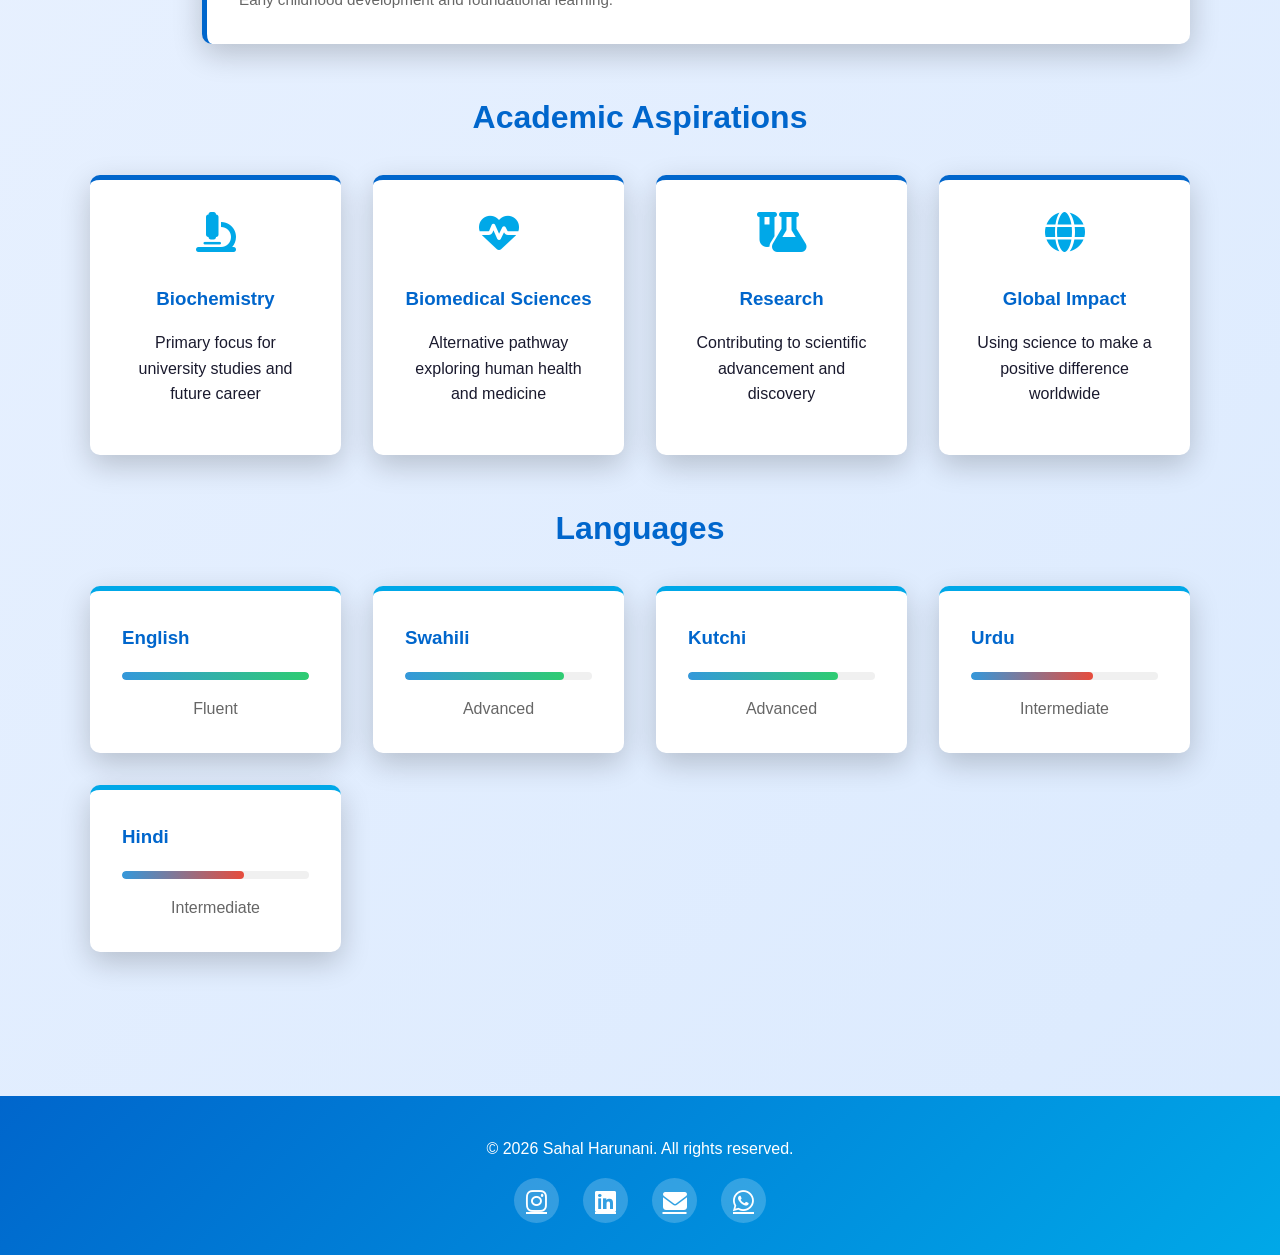
<file: education.html>
<!DOCTYPE html>
<html lang="en">
<head>
    <meta charset="UTF-8">
    <meta name="viewport" content="width=device-width, initial-scale=1.0">
    <title>Education - Sahal Harunani</title>
    <link rel="stylesheet" href="styles.css">
    <link rel="stylesheet" href="https://cdnjs.cloudflare.com/ajax/libs/font-awesome/6.4.0/css/all.min.css">
</head>
<body>
    <nav class="navbar">
    <div class="nav-container">
        <div class="nav-logo">
            <a href="index.html">SH</a>
        </div>
        <ul class="nav-menu">
            <li><a href="index.html" class="nav-link">Home</a></li>
            <li><a href="about.html" class="nav-link">About</a></li>
            <li><a href="swimming.html" class="nav-link">Swimming</a></li>
            <li><a href="education.html" class="nav-link">Education</a></li>
            <li><a href="activities.html" class="nav-link">Activities</a></li>
            <li><a href="gallery.html" class="nav-link">Gallery</a></li>
            <li><a href="contact.html" class="nav-link">Contact</a></li>
        </ul>
        <div class="nav-controls">
            <div class="search-box-nav">
                <input type="text" id="global-search" class="search-input-nav" placeholder="Search...">
                <button id="search-btn-nav" class="search-btn-nav" title="Search">
                    <i class="fas fa-search"></i>
                </button>
            </div>
            <button id="theme-toggle" class="theme-toggle" title="Toggle Dark Mode">
                <i class="fas fa-moon"></i>
            </button>
            <div class="hamburger">
                <span></span>
                <span></span>
                <span></span>
            </div>
        </div>
    </div>
</nav>

    <section class="page-header">
        <h1>Education</h1>
        <p>Academic Excellence & Learning Journey</p>
    </section>

    <section class="education-content">
        <div class="education-timeline">
            <h2>Educational Background</h2>
            
            <div class="edu-item">
                <div class="edu-marker"><i class="fas fa-graduation-cap"></i></div>
                <div class="edu-details">
                    <h3>A Levels (Current)</h3>
                    <p class="institution">Al Muntazir Islamic International School</p>
                    <p class="duration">2025 - Present</p>
                    <p class="subjects"><strong>Subjects:</strong> Mathematics, Chemistry, Biology</p>
                    <p class="description">Aspiring Biochemist pursuing advanced studies in sciences with focus on biochemistry and biomedical sciences.</p>
                </div>
            </div>

            <div class="edu-item">
                <div class="edu-marker"><i class="fas fa-certificate"></i></div>
                <div class="edu-details">
                    <h3>IGCSE (Grade 7-11)</h3>
                    <p class="institution">Aga Khan Mzizima Secondary School</p>
                    <p class="duration">2018 - 2023</p>
                    <p class="subjects"><strong>Subjects:</strong> Maths, Chemistry, Biology, Physics, English, History, ICT, Swahili</p>
                    <div class="grades-grid">
                        <div class="grade-item">
                            <span class="subject">Mathematics</span>
                            <span class="grade grade-a">A*</span>
                        </div>
                        <div class="grade-item">
                            <span class="subject">Chemistry</span>
                            <span class="grade grade-a">A*</span>
                        </div>
                        <div class="grade-item">
                            <span class="subject">ICT</span>
                            <span class="grade grade-a">A*</span>
                        </div>
                        <div class="grade-item">
                            <span class="subject">Biology</span>
                            <span class="grade grade-b">A</span>
                        </div>
                        <div class="grade-item">
                            <span class="subject">Physics</span>
                            <span class="grade grade-b">A</span>
                        </div>
                        <div class="grade-item">
                            <span class="subject">English</span>
                            <span class="grade grade-c">B</span>
                        </div>
                        <div class="grade-item">
                            <span class="subject">Swahili</span>
                            <span class="grade grade-c">B</span>
                        </div>
                        <div class="grade-item">
                            <span class="subject">History</span>
                            <span class="grade grade-c">B</span>
                        </div>
                    </div>
                </div>
            </div>

            <div class="edu-item">
                <div class="edu-marker"><i class="fas fa-book"></i></div>
                <div class="edu-details">
                    <h3>Primary Education (Grade 1-6)</h3>
                    <p class="institution">Aga Khan Primary School</p>
                    <p class="duration">2012 - 2018</p>
                    <p class="description">Strong foundation in core subjects with emphasis on holistic development.</p>
                </div>
            </div>

            <div class="edu-item">
                <div class="edu-marker"><i class="fas fa-child"></i></div>
                <div class="edu-details">
                    <h3>Nursery Education</h3>
                    <p class="institution">Al Muntazir Islamic International School</p>
                    <p class="duration">2010 - 2012</p>
                    <p class="description">Early childhood development and foundational learning.</p>
                </div>
            </div>
        </div>

        <div class="aspirations-section">
            <h2>Academic Aspirations</h2>
            <div class="aspirations-grid">
                <div class="aspiration-card">
                    <i class="fas fa-microscope"></i>
                    <h3>Biochemistry</h3>
                    <p>Primary focus for university studies and future career</p>
                </div>
                <div class="aspiration-card">
                    <i class="fas fa-heart-pulse"></i>
                    <h3>Biomedical Sciences</h3>
                    <p>Alternative pathway exploring human health and medicine</p>
                </div>
                <div class="aspiration-card">
                    <i class="fas fa-flask-vial"></i>
                    <h3>Research</h3>
                    <p>Contributing to scientific advancement and discovery</p>
                </div>
                <div class="aspiration-card">
                    <i class="fas fa-globe"></i>
                    <h3>Global Impact</h3>
                    <p>Using science to make a positive difference worldwide</p>
                </div>
            </div>
        </div>

        <div class="languages-section">
            <h2>Languages</h2>
            <div class="languages-grid">
                <div class="language-card">
                    <h3>English</h3>
                    <div class="proficiency">
                        <div class="bar" style="width: 100%; background: linear-gradient(90deg, #3498db, #2ecc71);"></div>
                    </div>
                    <p>Fluent</p>
                </div>
                <div class="language-card">
                    <h3>Swahili</h3>
                    <div class="proficiency">
                        <div class="bar" style="width: 85%; background: linear-gradient(90deg, #3498db, #2ecc71);"></div>
                    </div>
                    <p>Advanced</p>
                </div>
                <div class="language-card">
                    <h3>Kutchi</h3>
                    <div class="proficiency">
                        <div class="bar" style="width: 80%; background: linear-gradient(90deg, #3498db, #2ecc71);"></div>
                    </div>
                    <p>Advanced</p>
                </div>
                <div class="language-card">
                    <h3>Urdu</h3>
                    <div class="proficiency">
                        <div class="bar" style="width: 65%; background: linear-gradient(90deg, #3498db, #e74c3c);"></div>
                    </div>
                    <p>Intermediate</p>
                </div>
                <div class="language-card">
                    <h3>Hindi</h3>
                    <div class="proficiency">
                        <div class="bar" style="width: 65%; background: linear-gradient(90deg, #3498db, #e74c3c);"></div>
                    </div>
                    <p>Intermediate</p>
                </div>
            </div>
        </div>
    </section>

    <footer class="footer">
        <div class="footer-content">
            <p>&copy; 2026 Sahal Harunani. All rights reserved.</p>
            <div class="social-links">
                <a href="https://instagram.com/sahal_harunani08" target="_blank" title="Instagram">
                    <i class="fab fa-instagram"></i>
                </a>
                <a href="https://linkedin.com/in/sahal-harunani-387bb63b5" target="_blank" title="LinkedIn">
                    <i class="fab fa-linkedin"></i>
                </a>
                <a href="mailto:sahalharunani@gmail.com" title="Email">
                    <i class="fas fa-envelope"></i>
                </a>
                <a href="https://wa.me/255787596678" target="_blank" title="WhatsApp">
                    <i class="fab fa-whatsapp"></i>
                </a>
            </div>
        </div>
    </footer>

    <script src="script.js"></script>
</body>
</html>
</file>
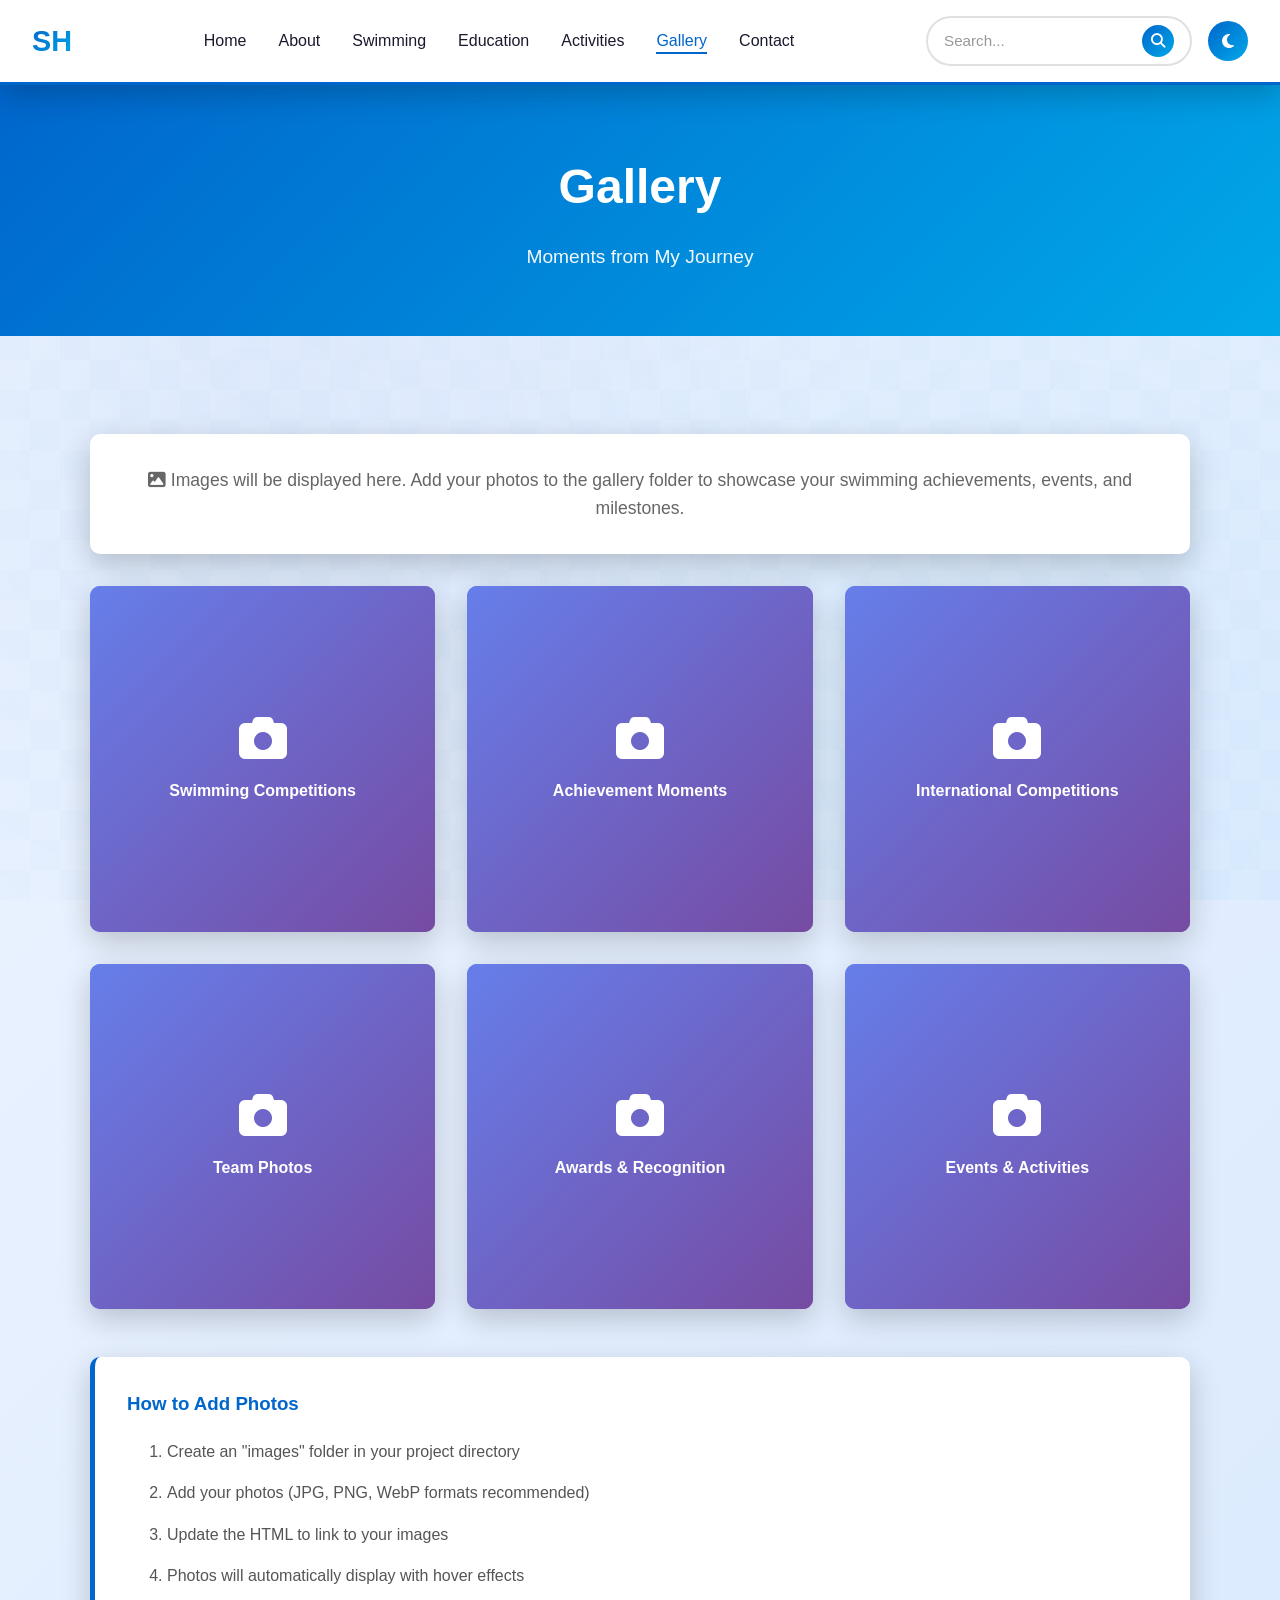
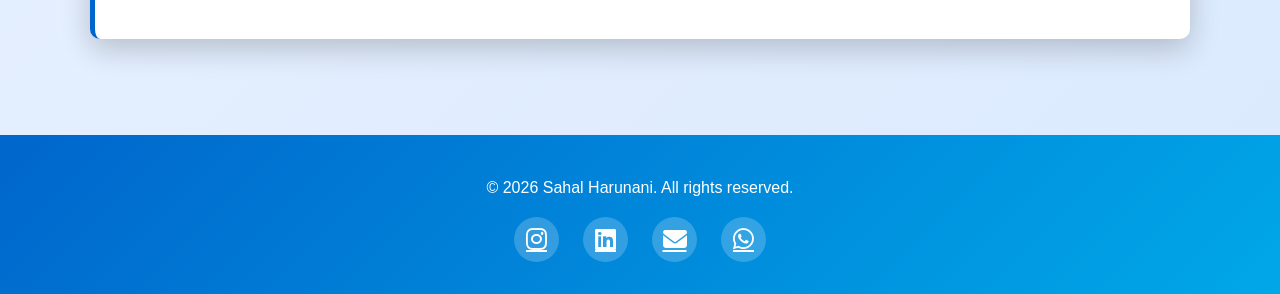
<file: gallery.html>
<!DOCTYPE html>
<html lang="en">
<head>
    <meta charset="UTF-8">
    <meta name="viewport" content="width=device-width, initial-scale=1.0">
    <title>Gallery - Sahal Harunani</title>
    <link rel="stylesheet" href="styles.css">
    <link rel="stylesheet" href="https://cdnjs.cloudflare.com/ajax/libs/font-awesome/6.4.0/css/all.min.css">
</head>
<body>
    <nav class="navbar">
        <div class="nav-container">
            <div class="nav-logo">
                <a href="index.html">SH</a>
            </div>
            <ul class="nav-menu">
                <li><a href="index.html" class="nav-link">Home</a></li>
                <li><a href="about.html" class="nav-link">About</a></li>
                <li><a href="swimming.html" class="nav-link">Swimming</a></li>
                <li><a href="education.html" class="nav-link">Education</a></li>
                <li><a href="activities.html" class="nav-link">Activities</a></li>
                <li><a href="gallery.html" class="nav-link active">Gallery</a></li>
                <li><a href="contact.html" class="nav-link">Contact</a></li>
            </ul>
           </ul>
        <div class="nav-controls">
            <div class="search-box-nav">
                <input type="text" id="global-search" class="search-input-nav" placeholder="Search...">
                <button id="search-btn-nav" class="search-btn-nav" title="Search">
                    <i class="fas fa-search"></i>
                </button>
            </div>
            <button id="theme-toggle" class="theme-toggle" title="Toggle Dark Mode">
                <i class="fas fa-moon"></i>
            </button>
            <div class="hamburger">
                <span></span>
                <span></span>
                <span></span>
            </div>
        </div>
    </div>
</nav>

    <section class="page-header">
        <h1>Gallery</h1>
        <p>Moments from My Journey</p>
    </section>

    <section class="gallery-content">
        <p class="gallery-info">
            <i class="fas fa-image"></i> 
            Images will be displayed here. Add your photos to the gallery folder to showcase your swimming achievements, events, and milestones.
        </p>

        <div class="gallery-grid" id="gallery">
            <div class="gallery-item">
                <div class="gallery-placeholder">
                    <i class="fas fa-camera"></i>
                    <p>Swimming Competitions</p>
                </div>
            </div>
            <div class="gallery-item">
                <div class="gallery-placeholder">
                    <i class="fas fa-camera"></i>
                    <p>Achievement Moments</p>
                </div>
            </div>
            <div class="gallery-item">
                <div class="gallery-placeholder">
                    <i class="fas fa-camera"></i>
                    <p>International Competitions</p>
                </div>
            </div>
            <div class="gallery-item">
                <div class="gallery-placeholder">
                    <i class="fas fa-camera"></i>
                    <p>Team Photos</p>
                </div>
            </div>
            <div class="gallery-item">
                <div class="gallery-placeholder">
                    <i class="fas fa-camera"></i>
                    <p>Awards & Recognition</p>
                </div>
            </div>
            <div class="gallery-item">
                <div class="gallery-placeholder">
                    <i class="fas fa-camera"></i>
                    <p>Events & Activities</p>
                </div>
            </div>
        </div>

        <div class="gallery-instructions">
            <h3>How to Add Photos</h3>
            <ol>
                <li>Create an "images" folder in your project directory</li>
                <li>Add your photos (JPG, PNG, WebP formats recommended)</li>
                <li>Update the HTML to link to your images</li>
                <li>Photos will automatically display with hover effects</li>
            </ol>
        </div>
    </section>

    <footer class="footer">
        <div class="footer-content">
            <p>&copy; 2026 Sahal Harunani. All rights reserved.</p>
            <div class="social-links">
                <a href="https://instagram.com/sahal_harunani08" target="_blank" title="Instagram">
                    <i class="fab fa-instagram"></i>
                </a>
                <a href="https://linkedin.com/in/sahal-harunani-387bb63b5" target="_blank" title="LinkedIn">
                    <i class="fab fa-linkedin"></i>
                </a>
                <a href="mailto:shalharunani@gmail.com" title="Email">
                    <i class="fas fa-envelope"></i>
                </a>
                <a href="https://wa.me/255787596678" target="_blank" title="WhatsApp">
                    <i class="fab fa-whatsapp"></i>
                </a>
            </div>
        </div>
    </footer>

    <script src="script.js"></script>
</body>
</html>
</file>
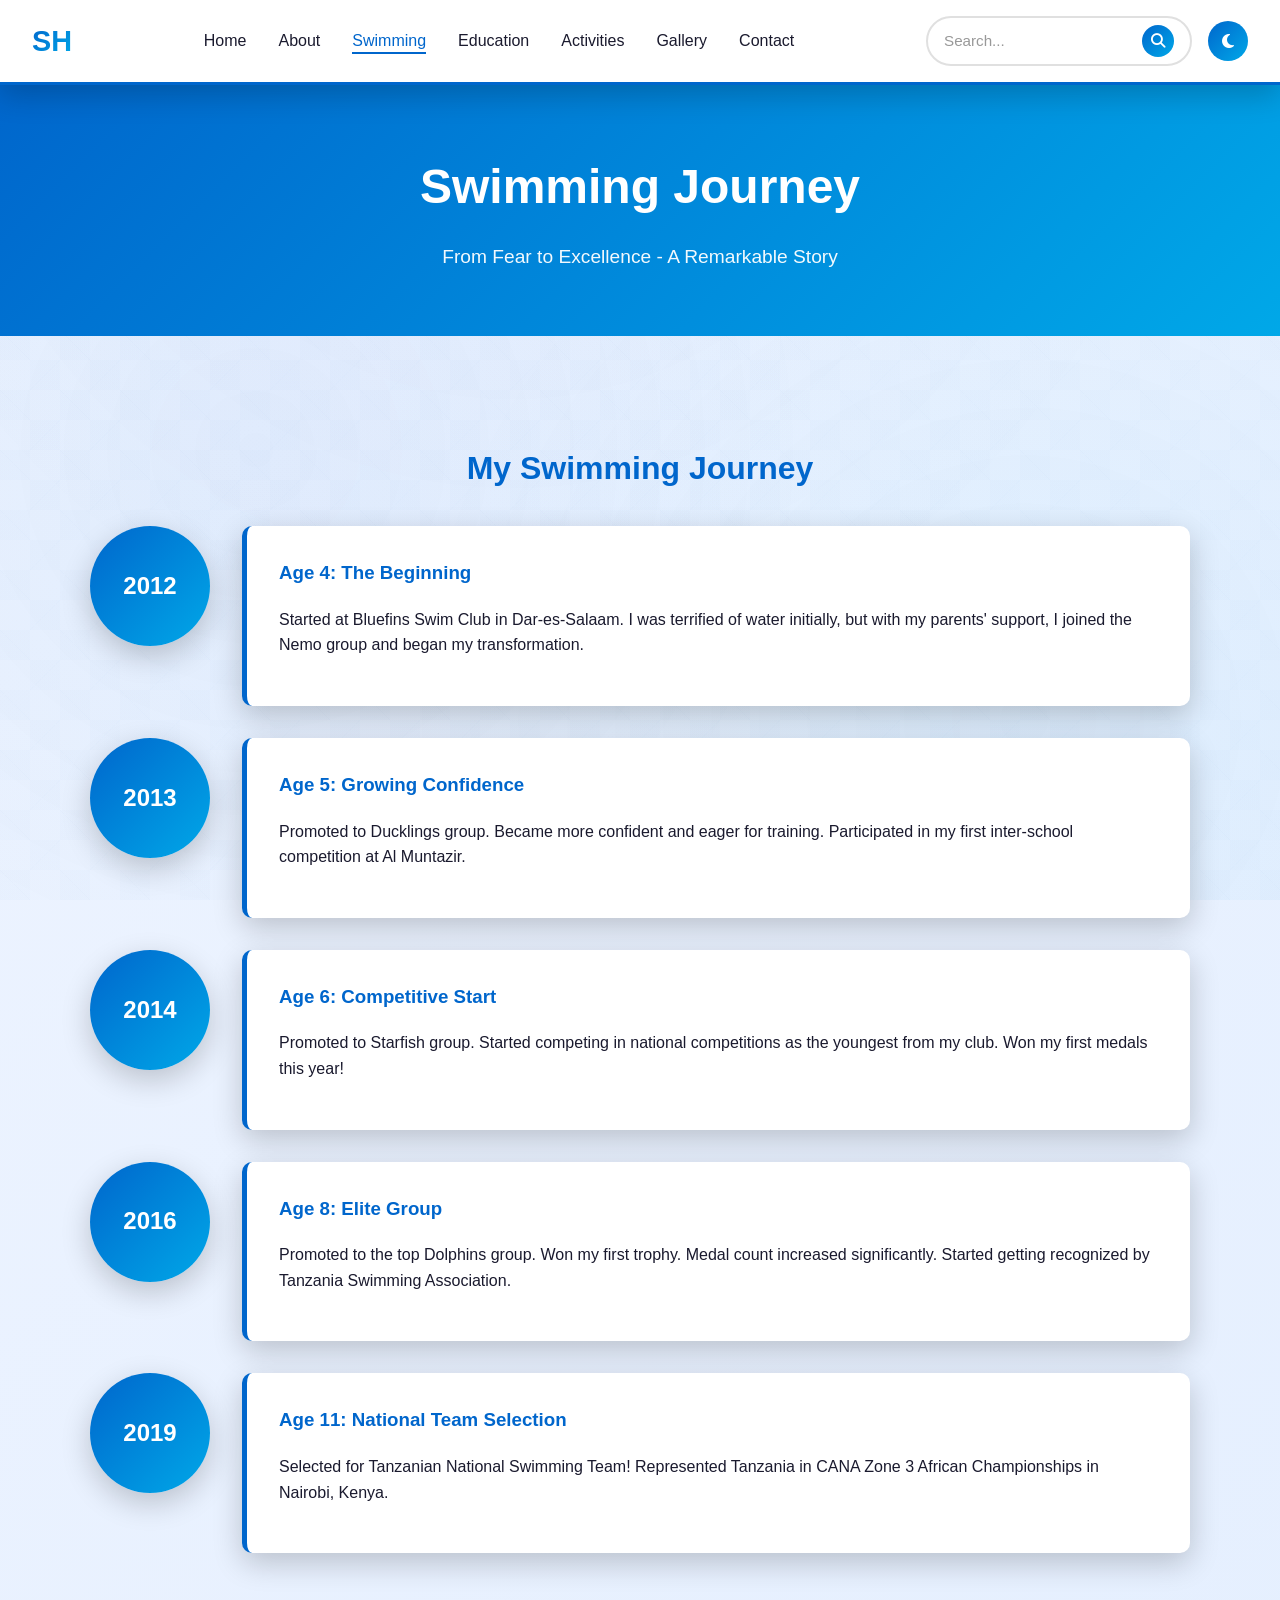
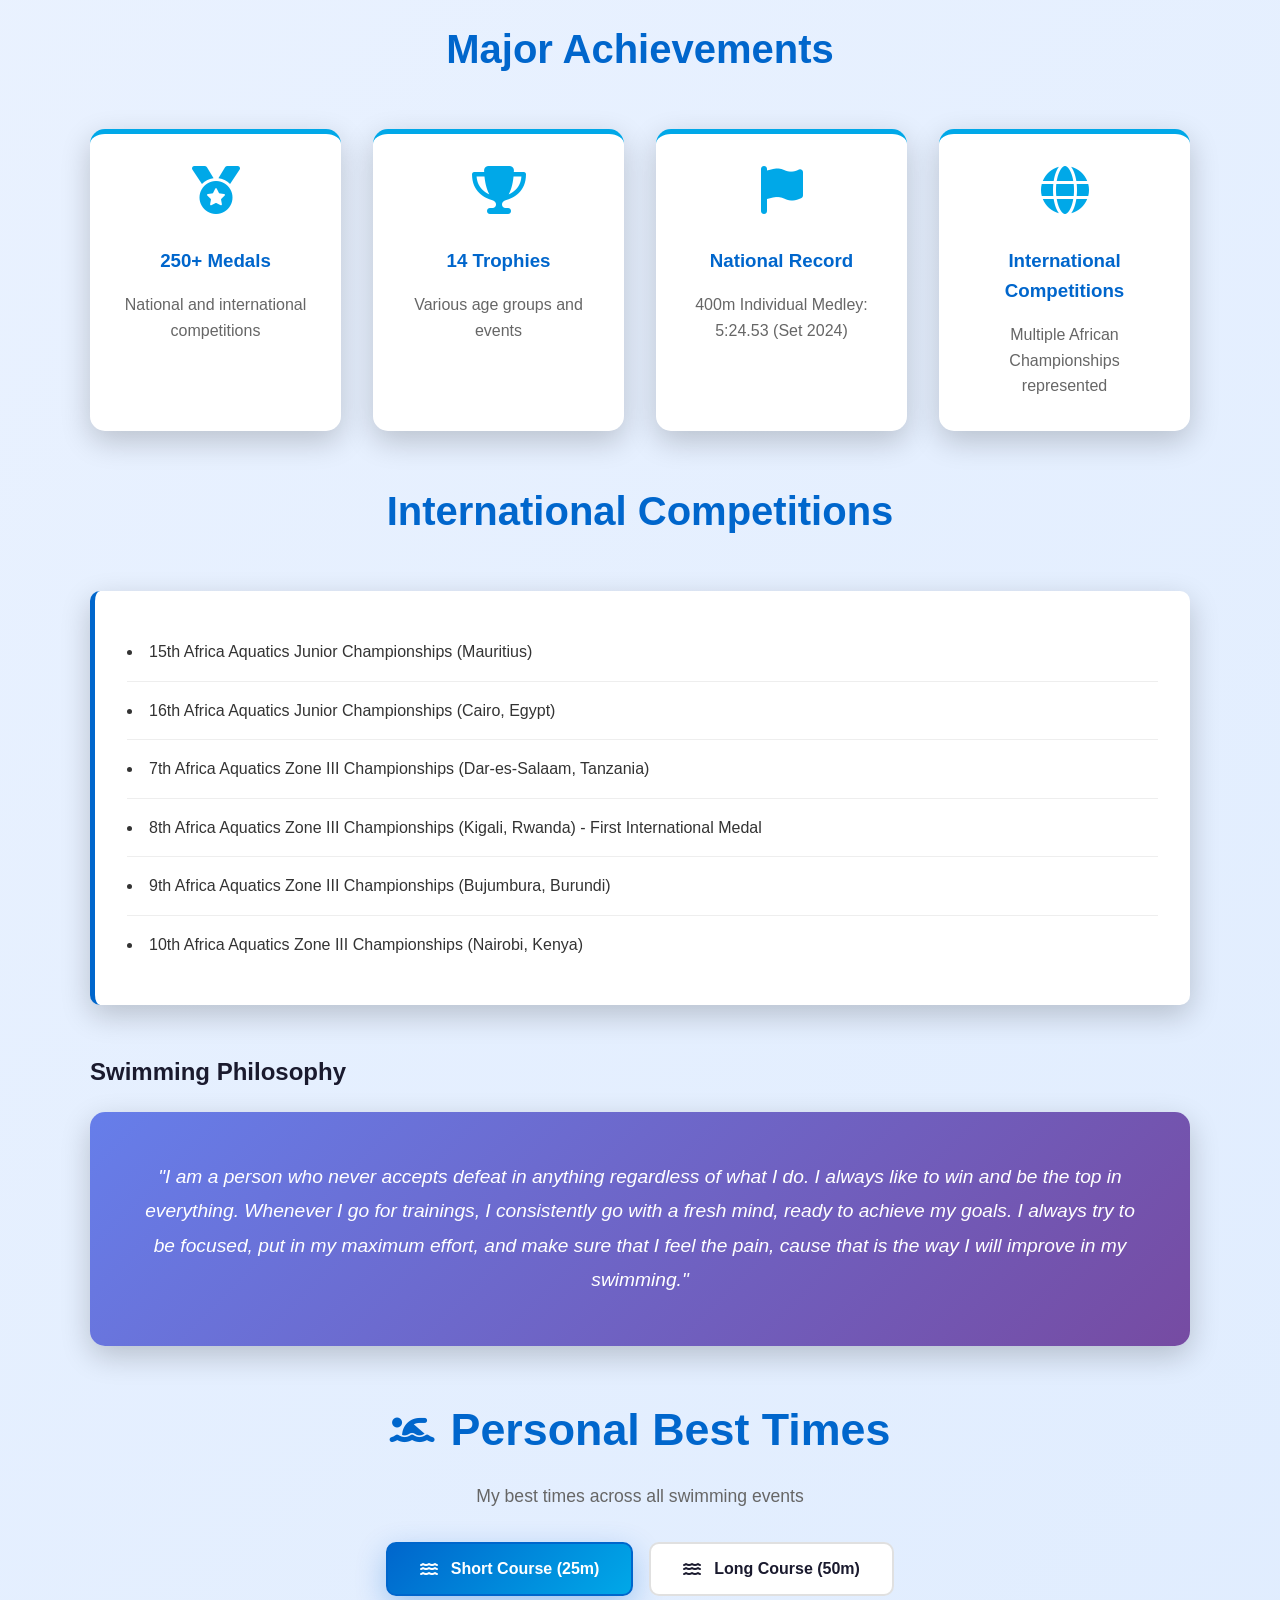
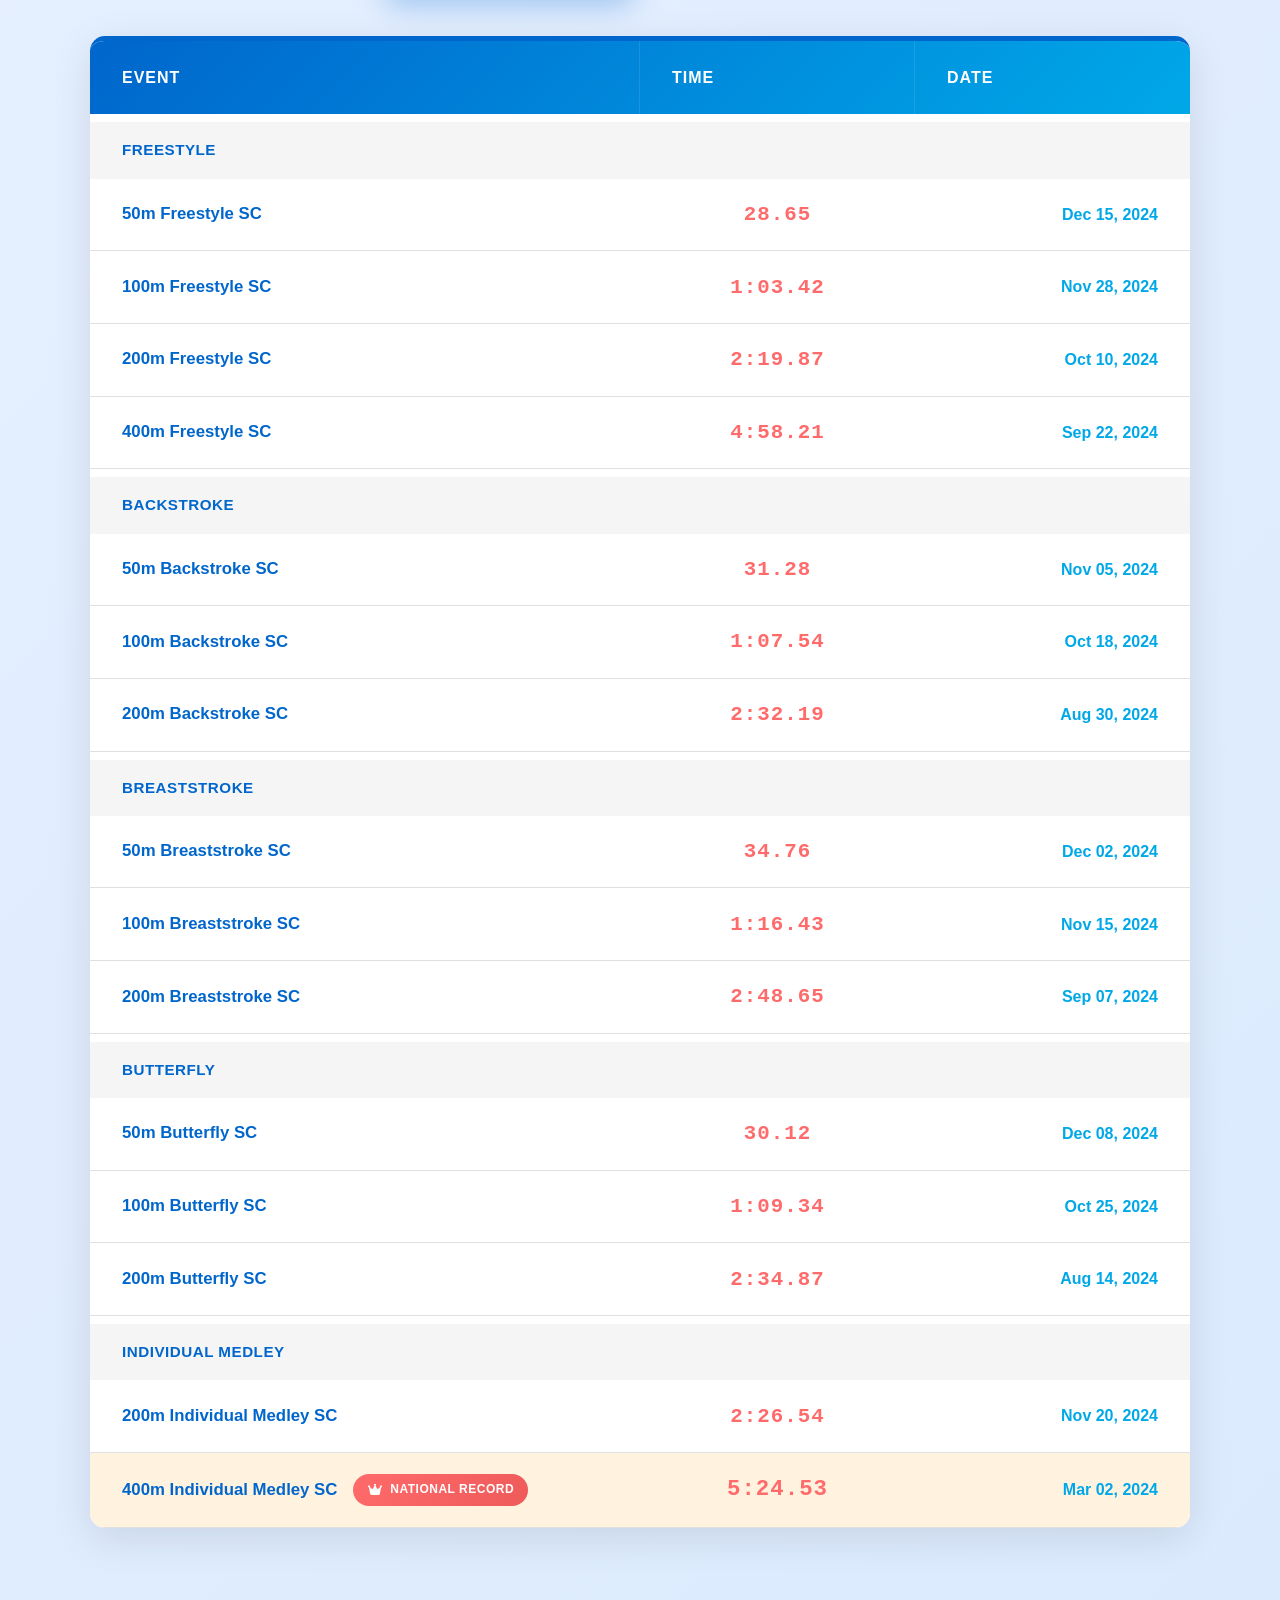
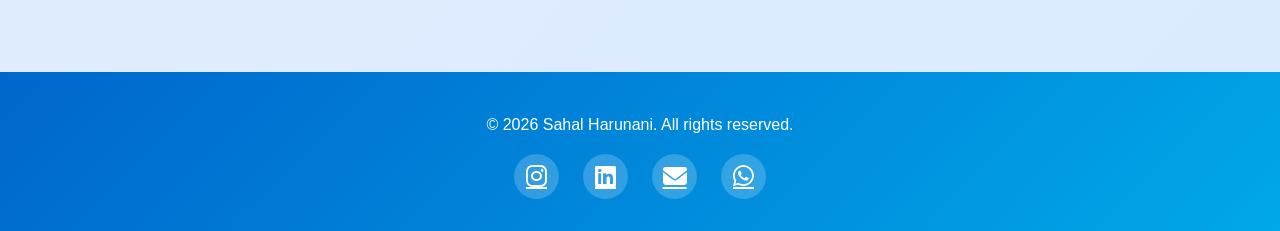
<file: swimming.html>
<!DOCTYPE html>
<html lang="en">
<head>
    <meta charset="UTF-8">
    <meta name="viewport" content="width=device-width, initial-scale=1.0">
    <title>Swimming Achievements - Sahal Harunani</title>
    <link rel="stylesheet" href="styles.css">
    <link rel="stylesheet" href="https://cdnjs.cloudflare.com/ajax/libs/font-awesome/6.4.0/css/all.min.css">
</head>
<body>
   <nav class="navbar">
    <div class="nav-container">
        <div class="nav-logo">
            <a href="index.html">SH</a>
        </div>
        <ul class="nav-menu">
            <li><a href="index.html" class="nav-link">Home</a></li>
            <li><a href="about.html" class="nav-link">About</a></li>
            <li><a href="swimming.html" class="nav-link">Swimming</a></li>
            <li><a href="education.html" class="nav-link">Education</a></li>
            <li><a href="activities.html" class="nav-link">Activities</a></li>
            <li><a href="gallery.html" class="nav-link">Gallery</a></li>
            <li><a href="contact.html" class="nav-link">Contact</a></li>
        </ul>
        <div class="nav-controls">
            <div class="search-box-nav">
                <input type="text" id="global-search" class="search-input-nav" placeholder="Search...">
                <button id="search-btn-nav" class="search-btn-nav" title="Search">
                    <i class="fas fa-search"></i>
                </button>
            </div>
            <button id="theme-toggle" class="theme-toggle" title="Toggle Dark Mode">
                <i class="fas fa-moon"></i>
            </button>
            <div class="hamburger">
                <span></span>
                <span></span>
                <span></span>
            </div>
        </div>
    </div>
</nav>

    <section class="page-header">
        <h1>Swimming Journey</h1>
        <p>From Fear to Excellence - A Remarkable Story</p>
    </section>

    <section class="swimming-content">
        <div class="journey-timeline">
            <h2>My Swimming Journey</h2>
            
            <div class="timeline-item">
                <div class="timeline-marker">2012</div>
                <div class="timeline-content">
                    <h3>Age 4: The Beginning</h3>
                    <p>Started at Bluefins Swim Club in Dar-es-Salaam. I was terrified of water initially, but with my parents' support, I joined the Nemo group and began my transformation.</p>
                </div>
            </div>

            <div class="timeline-item">
                <div class="timeline-marker">2013</div>
                <div class="timeline-content">
                    <h3>Age 5: Growing Confidence</h3>
                    <p>Promoted to Ducklings group. Became more confident and eager for training. Participated in my first inter-school competition at Al Muntazir.</p>
                </div>
            </div>

            <div class="timeline-item">
                <div class="timeline-marker">2014</div>
                <div class="timeline-content">
                    <h3>Age 6: Competitive Start</h3>
                    <p>Promoted to Starfish group. Started competing in national competitions as the youngest from my club. Won my first medals this year!</p>
                </div>
            </div>

            <div class="timeline-item">
                <div class="timeline-marker">2016</div>
                <div class="timeline-content">
                    <h3>Age 8: Elite Group</h3>
                    <p>Promoted to the top Dolphins group. Won my first trophy. Medal count increased significantly. Started getting recognized by Tanzania Swimming Association.</p>
                </div>
            </div>

            <div class="timeline-item">
                <div class="timeline-marker">2019</div>
                <div class="timeline-content">
                    <h3>Age 11: National Team Selection</h3>
                    <p>Selected for Tanzanian National Swimming Team! Represented Tanzania in CANA Zone 3 African Championships in Nairobi, Kenya.</p>
                </div>
            </div>
        </div>

        <div class="achievements-section">
            <h2>Major Achievements</h2>
            <div class="achievements-grid">
                <div class="achievement-card">
                    <i class="fas fa-medal"></i>
                    <h3>250+ Medals</h3>
                    <p>National and international competitions</p>
                </div>
                <div class="achievement-card">
                    <i class="fas fa-trophy"></i>
                    <h3>14 Trophies</h3>
                    <p>Various age groups and events</p>
                </div>
                <div class="achievement-card">
                    <i class="fas fa-flag"></i>
                    <h3>National Record</h3>
                    <p>400m Individual Medley: 5:24.53 (Set 2024)</p>
                </div>
                <div class="achievement-card">
                    <i class="fas fa-globe"></i>
                    <h3>International Competitions</h3>
                    <p>Multiple African Championships represented</p>
                </div>
            </div>
        </div>

        <div class="competitions-section">
            <h2>International Competitions</h2>
            <ul class="competitions-list">
                <li>15th Africa Aquatics Junior Championships (Mauritius)</li>
                <li>16th Africa Aquatics Junior Championships (Cairo, Egypt)</li>
                <li>7th Africa Aquatics Zone III Championships (Dar-es-Salaam, Tanzania)</li>
                <li>8th Africa Aquatics Zone III Championships (Kigali, Rwanda) - First International Medal</li>
                <li>9th Africa Aquatics Zone III Championships (Bujumbura, Burundi)</li>
                <li>10th Africa Aquatics Zone III Championships (Nairobi, Kenya)</li>
            </ul>
        </div>

        <div class="blog-section">
            <h2>Swimming Philosophy</h2>
            <div class="philosophy-card">
                <p class="philosophy-text">"I am a person who never accepts defeat in anything regardless of what I do. I always like to win and be the top in everything. Whenever I go for trainings, I consistently go with a fresh mind, ready to achieve my goals. I always try to be focused, put in my maximum effort, and make sure that I feel the pain, cause that is the way I will improve in my swimming."</p>
            </div>
        </div>

        <!-- Personal Best Times Section -->
        <div class="pb-section">
            <div class="pb-header">
                <h2><i class="fas fa-swimmer"></i> Personal Best Times</h2>
                <p class="pb-subtitle">My best times across all swimming events</p>
            </div>

            <!-- Tabs for switching between Short and Long Course -->
            <div class="pb-tabs">
                <button class="pb-tab-btn active" data-tab="short-course">
                    <i class="fas fa-water"></i> Short Course (25m)
                </button>
                <button class="pb-tab-btn" data-tab="long-course">
                    <i class="fas fa-water"></i> Long Course (50m)
                </button>
            </div>

            <!-- Short Course Table -->
            <div class="pb-tab-content active" id="short-course">
                <div class="swimming-table">
                    <div class="table-header">
                        <div class="table-cell header-cell">EVENT</div>
                        <div class="table-cell header-cell">TIME</div>
                        <div class="table-cell header-cell">DATE</div>
                    </div>

                    <!-- Freestyle Section -->
                    <div class="table-section-title">Freestyle</div>
                    <div class="table-row">
                        <div class="table-cell event-cell"><span class="event-name">50m Freestyle SC</span></div>
                        <div class="table-cell time-cell"><span class="time-value">28.65</span></div>
                        <div class="table-cell date-cell"><span class="date-value">Dec 15, 2024</span></div>
                    </div>

                    <div class="table-row">
                        <div class="table-cell event-cell"><span class="event-name">100m Freestyle SC</span></div>
                        <div class="table-cell time-cell"><span class="time-value">1:03.42</span></div>
                        <div class="table-cell date-cell"><span class="date-value">Nov 28, 2024</span></div>
                    </div>

                    <div class="table-row">
                        <div class="table-cell event-cell"><span class="event-name">200m Freestyle SC</span></div>
                        <div class="table-cell time-cell"><span class="time-value">2:19.87</span></div>
                        <div class="table-cell date-cell"><span class="date-value">Oct 10, 2024</span></div>
                    </div>

                    <div class="table-row">
                        <div class="table-cell event-cell"><span class="event-name">400m Freestyle SC</span></div>
                        <div class="table-cell time-cell"><span class="time-value">4:58.21</span></div>
                        <div class="table-cell date-cell"><span class="date-value">Sep 22, 2024</span></div>
                    </div>

                    <!-- Backstroke Section -->
                    <div class="table-section-title">Backstroke</div>
                    <div class="table-row">
                        <div class="table-cell event-cell"><span class="event-name">50m Backstroke SC</span></div>
                        <div class="table-cell time-cell"><span class="time-value">31.28</span></div>
                        <div class="table-cell date-cell"><span class="date-value">Nov 05, 2024</span></div>
                    </div>

                    <div class="table-row">
                        <div class="table-cell event-cell"><span class="event-name">100m Backstroke SC</span></div>
                        <div class="table-cell time-cell"><span class="time-value">1:07.54</span></div>
                        <div class="table-cell date-cell"><span class="date-value">Oct 18, 2024</span></div>
                    </div>

                    <div class="table-row">
                        <div class="table-cell event-cell"><span class="event-name">200m Backstroke SC</span></div>
                        <div class="table-cell time-cell"><span class="time-value">2:32.19</span></div>
                        <div class="table-cell date-cell"><span class="date-value">Aug 30, 2024</span></div>
                    </div>

                    <!-- Breaststroke Section -->
                    <div class="table-section-title">Breaststroke</div>
                    <div class="table-row">
                        <div class="table-cell event-cell"><span class="event-name">50m Breaststroke SC</span></div>
                        <div class="table-cell time-cell"><span class="time-value">34.76</span></div>
                        <div class="table-cell date-cell"><span class="date-value">Dec 02, 2024</span></div>
                    </div>

                    <div class="table-row">
                        <div class="table-cell event-cell"><span class="event-name">100m Breaststroke SC</span></div>
                        <div class="table-cell time-cell"><span class="time-value">1:16.43</span></div>
                        <div class="table-cell date-cell"><span class="date-value">Nov 15, 2024</span></div>
                    </div>

                    <div class="table-row">
                        <div class="table-cell event-cell"><span class="event-name">200m Breaststroke SC</span></div>
                        <div class="table-cell time-cell"><span class="time-value">2:48.65</span></div>
                        <div class="table-cell date-cell"><span class="date-value">Sep 07, 2024</span></div>
                    </div>

                    <!-- Butterfly Section -->
                    <div class="table-section-title">Butterfly</div>
                    <div class="table-row">
                        <div class="table-cell event-cell"><span class="event-name">50m Butterfly SC</span></div>
                        <div class="table-cell time-cell"><span class="time-value">30.12</span></div>
                        <div class="table-cell date-cell"><span class="date-value">Dec 08, 2024</span></div>
                    </div>

                    <div class="table-row">
                        <div class="table-cell event-cell"><span class="event-name">100m Butterfly SC</span></div>
                        <div class="table-cell time-cell"><span class="time-value">1:09.34</span></div>
                        <div class="table-cell date-cell"><span class="date-value">Oct 25, 2024</span></div>
                    </div>

                    <div class="table-row">
                        <div class="table-cell event-cell"><span class="event-name">200m Butterfly SC</span></div>
                        <div class="table-cell time-cell"><span class="time-value">2:34.87</span></div>
                        <div class="table-cell date-cell"><span class="date-value">Aug 14, 2024</span></div>
                    </div>

                    <!-- Individual Medley Section -->
                    <div class="table-section-title">Individual Medley</div>
                    <div class="table-row">
                        <div class="table-cell event-cell"><span class="event-name">200m Individual Medley SC</span></div>
                        <div class="table-cell time-cell"><span class="time-value">2:26.54</span></div>
                        <div class="table-cell date-cell"><span class="date-value">Nov 20, 2024</span></div>
                    </div>

                    <div class="table-row record-row">
                        <div class="table-cell event-cell"><span class="event-name">400m Individual Medley SC</span><span class="record-badge"><i class="fas fa-crown"></i> NATIONAL RECORD</span></div>
                        <div class="table-cell time-cell"><span class="time-value record-time">5:24.53</span></div>
                        <div class="table-cell date-cell"><span class="date-value">Mar 02, 2024</span></div>
                    </div>
                </div>
            </div>

            <!-- Long Course Table -->
            <div class="pb-tab-content" id="long-course">
                <div class="swimming-table">
                    <div class="table-header">
                        <div class="table-cell header-cell">EVENT</div>
                        <div class="table-cell header-cell">TIME</div>
                        <div class="table-cell header-cell">DATE</div>
                    </div>

                    <!-- Freestyle Section -->
                    <div class="table-section-title">Freestyle</div>
                    <div class="table-row">
                        <div class="table-cell event-cell"><span class="event-name">50m Freestyle LC</span></div>
                        <div class="table-cell time-cell"><span class="time-value">26.87</span></div>
                        <div class="table-cell date-cell"><span class="date-value">Jul 18, 2024</span></div>
                    </div>

                    <div class="table-row">
                        <div class="table-cell event-cell"><span class="event-name">100m Freestyle LC</span></div>
                        <div class="table-cell time-cell"><span class="time-value">59.45</span></div>
                        <div class="table-cell date-cell"><span class="date-value">Jun 22, 2024</span></div>
                    </div>

                    <div class="table-row">
                        <div class="table-cell event-cell"><span class="event-name">200m Freestyle LC</span></div>
                        <div class="table-cell time-cell"><span class="time-value">2:08.76</span></div>
                        <div class="table-cell date-cell"><span class="date-value">May 30, 2024</span></div>
                    </div>

                    <div class="table-row">
                        <div class="table-cell event-cell"><span class="event-name">400m Freestyle LC</span></div>
                        <div class="table-cell time-cell"><span class="time-value">4:32.18</span></div>
                        <div class="table-cell date-cell"><span class="date-value">Apr 15, 2024</span></div>
                    </div>

                    <div class="table-row">
                        <div class="table-cell event-cell"><span class="event-name">800m Freestyle LC</span></div>
                        <div class="table-cell time-cell"><span class="time-value">9:15.42</span></div>
                        <div class="table-cell date-cell"><span class="date-value">Mar 28, 2024</span></div>
                    </div>

                    <div class="table-row">
                        <div class="table-cell event-cell"><span class="event-name">1500m Freestyle LC</span></div>
                        <div class="table-cell time-cell"><span class="time-value">17:34.29</span></div>
                        <div class="table-cell date-cell"><span class="date-value">Feb 10, 2024</span></div>
                    </div>

                    <!-- Backstroke Section -->
                    <div class="table-section-title">Backstroke</div>
                    <div class="table-row">
                        <div class="table-cell event-cell"><span class="event-name">50m Backstroke LC</span></div>
                        <div class="table-cell time-cell"><span class="time-value">29.54</span></div>
                        <div class="table-cell date-cell"><span class="date-value">Aug 05, 2024</span></div>
                    </div>

                    <div class="table-row">
                        <div class="table-cell event-cell"><span class="event-name">100m Backstroke LC</span></div>
                        <div class="table-cell time-cell"><span class="time-value">1:03.21</span></div>
                        <div class="table-cell date-cell"><span class="date-value">Jul 12, 2024</span></div>
                    </div>

                    <div class="table-row">
                        <div class="table-cell event-cell"><span class="event-name">200m Backstroke LC</span></div>
                        <div class="table-cell time-cell"><span class="time-value">2:18.43</span></div>
                        <div class="table-cell date-cell"><span class="date-value">Jun 08, 2024</span></div>
                    </div>

                    <!-- Breaststroke Section -->
                    <div class="table-section-title">Breaststroke</div>
                    <div class="table-row">
                        <div class="table-cell event-cell"><span class="event-name">50m Breaststroke LC</span></div>
                        <div class="table-cell time-cell"><span class="time-value">32.19</span></div>
                        <div class="table-cell date-cell"><span class="date-value">Sep 14, 2024</span></div>
                    </div>

                    <div class="table-row">
                        <div class="table-cell event-cell"><span class="event-name">100m Breaststroke LC</span></div>
                        <div class="table-cell time-cell"><span class="time-value">1:11.87</span></div>
                        <div class="table-cell date-cell"><span class="date-value">Aug 21, 2024</span></div>
                    </div>

                    <div class="table-row">
                        <div class="table-cell event-cell"><span class="event-name">200m Breaststroke LC</span></div>
                        <div class="table-cell time-cell"><span class="time-value">2:38.56</span></div>
                        <div class="table-cell date-cell"><span class="date-value">Jul 03, 2024</span></div>
                    </div>

                    <!-- Butterfly Section -->
                    <div class="table-section-title">Butterfly</div>
                    <div class="table-row">
                        <div class="table-cell event-cell"><span class="event-name">50m Butterfly LC</span></div>
                        <div class="table-cell time-cell"><span class="time-value">28.34</span></div>
                        <div class="table-cell date-cell"><span class="date-value">Oct 02, 2024</span></div>
                    </div>

                    <div class="table-row">
                        <div class="table-cell event-cell"><span class="event-name">100m Butterfly LC</span></div>
                        <div class="table-cell time-cell"><span class="time-value">1:05.12</span></div>
                        <div class="table-cell date-cell"><span class="date-value">Sep 18, 2024</span></div>
                    </div>

                    <div class="table-row">
                        <div class="table-cell event-cell"><span class="event-name">200m Butterfly LC</span></div>
                        <div class="table-cell time-cell"><span class="time-value">2:27.89</span></div>
                        <div class="table-cell date-cell"><span class="date-value">Aug 10, 2024</span></div>
                    </div>

                    <!-- Individual Medley Section -->
                    <div class="table-section-title">Individual Medley</div>
                    <div class="table-row">
                        <div class="table-cell event-cell"><span class="event-name">200m Individual Medley LC</span></div>
                        <div class="table-cell time-cell"><span class="time-value">2:15.34</span></div>
                        <div class="table-cell date-cell"><span class="date-value">Jun 14, 2024</span></div>
                    </div>

                    <div class="table-row record-row">
                        <div class="table-cell event-cell"><span class="event-name">400m Individual Medley LC</span><span class="record-badge"><i class="fas fa-crown"></i> NATIONAL RECORD</span></div>
                        <div class="table-cell time-cell"><span class="time-value record-time">5:24.53</span></div>
                        <div class="table-cell date-cell"><span class="date-value">Mar 02, 2024</span></div>
                    </div>
                </div>
            </div>
        </div>
    </section>

    <footer class="footer">
        <div class="footer-content">
            <p>&copy; 2026 Sahal Harunani. All rights reserved.</p>
            <div class="social-links">
                <a href="https://instagram.com/sahal_harunani08" target="_blank" title="Instagram">
                    <i class="fab fa-instagram"></i>
                </a>
                <a href="https://linkedin.com/in/sahal-harunani-387bb63b5" target="_blank" title="LinkedIn">
                    <i class="fab fa-linkedin"></i>
                </a>
                <a href="mailto:sahalharunani@gmail.com" title="Email">
                    <i class="fas fa-envelope"></i>
                </a>
                <a href="https://wa.me/255787596678" target="_blank" title="WhatsApp">
                    <i class="fab fa-whatsapp"></i>
                </a>
            </div>
        </div>
    </footer>

    <script src="script.js"></script>
</body>
</html>
</file>
<file: styles.css>
/* ===== Root Variables ===== */
:root {
    --primary-color: #0066cc;
    --secondary-color: #00a8e8;
    --accent-color: #ff6b6b;
    --success-color: #2ecc71;
    --warning-color: #f39c12;
    --danger-color: #e74c3c;
    --dark-bg: #1a1a2e;
    --dark-text: #ffffff;
    --light-bg: #ffffff;
    --light-text: #1a1a2e;
    --border-color: #e0e0e0;
    --shadow: 0 10px 30px rgba(0, 0, 0, 0.2);
    --transition: all 0.3s ease;
}

/* Light Mode (Default) */
body {
    font-family: 'Segoe UI', Tahoma, Geneva, Verdana, sans-serif;
    line-height: 1.6;
    color: var(--light-text);
    background-color: var(--light-bg);
    transition: var(--transition);
    margin: 0;
    padding: 0;
    overflow-x: hidden;
}

/* Dark Mode */
body.dark-mode {
    background-color: var(--dark-bg);
    color: var(--dark-text);
}

body.dark-mode .navbar {
    background-color: #0f0f23;
    box-shadow: 0 5px 20px rgba(0, 102, 204, 0.1);
}

body.dark-mode .nav-menu a {
    color: #e0e0e0;
}

body.dark-mode .nav-menu a:hover,
body.dark-mode .nav-menu a.active {
    color: var(--secondary-color);
}

body.dark-mode .footer {
    background: linear-gradient(135deg, #0f0f23, #16213e);
    color: #e0e0e0;
}

body.dark-mode .btn-secondary {
    background-color: transparent;
    border-color: #e0e0e0;
    color: #e0e0e0;
}

body.dark-mode .btn-secondary:hover {
    background-color: #e0e0e0;
    color: #1a1a2e;
}

body.dark-mode .card,
body.dark-mode .detail-box,
body.dark-mode .aspiration-card,
body.dark-mode .commitment-card,
body.dark-mode .info-card,
body.dark-mode .contact-form,
body.dark-mode .achievement-card,
body.dark-mode .highlight-card,
body.dark-mode .timeline-content,
body.dark-mode .edu-details,
body.dark-mode .activity-section,
body.dark-mode .volunteer-role,
body.dark-mode .philosophy-card,
body.dark-mode .intro-card,
body.dark-mode .location-card,
body.dark-mode .language-detailed-card,
body.dark-mode .attribute-card,
body.dark-mode .highlight-content,
body.dark-mode .fact-box {
    background-color: #16213e;
    color: #e0e0e0;
    border-color: #0066cc;
}

body.dark-mode .form-group input,
body.dark-mode .form-group textarea {
    background-color: #0f0f23;
    color: #e0e0e0;
    border-color: #0066cc;
}

body.dark-mode .form-group input::placeholder,
body.dark-mode .form-group textarea::placeholder {
    color: #888;
}

body.dark-mode .grade-item {
    background: #0f0f23;
    color: #e0e0e0;
}

body.dark-mode .proficiency {
    background: #0f0f23;
}

body.dark-mode .location-card p,
body.dark-mode .language-description,
body.dark-mode .attribute-card p,
body.dark-mode .highlight-content p,
body.dark-mode .fact-box p,
body.dark-mode .intro-text {
    color: #b0b0b0;
}

body.dark-mode .location-card h3,
body.dark-mode .attribute-card h3,
body.dark-mode .highlight-content h3 {
    color: var(--secondary-color);
}

body.dark-mode .highlight-year {
    color: var(--secondary-color);
}

/* ===== Navigation ===== */
.navbar {
    background-color: var(--light-bg);
    padding: 1rem 0;
    box-shadow: var(--shadow);
    position: sticky;
    top: 0;
    z-index: 1000;
    border-bottom: 3px solid var(--primary-color);
    transition: var(--transition);
}

.nav-container {
    display: flex;
    justify-content: space-between;
    align-items: center;
    max-width: 1400px;
    margin: 0 auto;
    padding: 0 2rem;
}

.nav-logo a {
    font-size: 1.8rem;
    font-weight: bold;
    color: var(--primary-color);
    text-decoration: none;
    transition: var(--transition);
    background: linear-gradient(135deg, var(--primary-color), var(--secondary-color));
    -webkit-background-clip: text;
    -webkit-text-fill-color: transparent;
    background-clip: text;
}

.nav-logo a:hover {
    transform: scale(1.1);
}

.nav-menu {
    display: flex;
    list-style: none;
    gap: 2rem;
    margin: 0;
    padding: 0;
}

.nav-link {
    text-decoration: none;
    color: var(--light-text);
    font-weight: 500;
    position: relative;
    transition: var(--transition);
}

.nav-link:hover,
.nav-link.active {
    color: var(--primary-color);
}

.nav-link::after {
    content: '';
    position: absolute;
    bottom: -5px;
    left: 0;
    width: 0;
    height: 2px;
    background-color: var(--primary-color);
    transition: var(--transition);
}

.nav-link:hover::after,
.nav-link.active::after {
    width: 100%;
}

.nav-controls {
    display: flex;
    gap: 1rem;
    align-items: center;
}

.theme-toggle {
    background: linear-gradient(135deg, var(--primary-color), var(--secondary-color));
    border: none;
    color: white;
    width: 40px;
    height: 40px;
    border-radius: 50%;
    cursor: pointer;
    font-size: 1rem;
    transition: var(--transition);
    display: flex;
    align-items: center;
    justify-content: center;
}

.theme-toggle:hover {
    transform: scale(1.1) rotate(20deg);
}

.hamburger {
    display: none;
    flex-direction: column;
    cursor: pointer;
}

.hamburger span {
    width: 25px;
    height: 3px;
    background-color: var(--primary-color);
    margin: 5px 0;
    transition: var(--transition);
    border-radius: 5px;
}

/* ===== SEARCH BOX NAVIGATION ===== */
.search-box-nav {
    display: flex;
    align-items: center;
    gap: 0.5rem;
    background: white;
    border: 2px solid var(--border-color);
    border-radius: 25px;
    padding: 0.4rem 1rem;
    transition: var(--transition);
}

.search-box-nav:hover {
    border-color: var(--primary-color);
    box-shadow: 0 5px 15px rgba(0, 102, 204, 0.2);
}

.search-box-nav:focus-within {
    border-color: var(--primary-color);
    box-shadow: 0 5px 20px rgba(0, 102, 204, 0.3);
}

.search-input-nav {
    flex: 1;
    min-width: 150;
    border: none;
    background: transparent;
    color: var(--light-text);
    font-size: 0.95rem;
    outline: none;
    padding: 0.5rem 0;
}

.search-input-nav::placeholder {
    color: #999;
}

.search-btn-nav {
    background: linear-gradient(135deg, var(--primary-color), var(--secondary-color));
    border: none;
    color: white;
    width: 32px;
    height: 32px;
    border-radius: 50%;
    cursor: pointer;
    display: flex;
    align-items: center;
    justify-content: center;
    transition: var(--transition);
    font-size: 0.9rem;
}

.search-btn-nav:hover {
    transform: scale(1.1);
    box-shadow: 0 5px 15px rgba(0, 102, 204, 0.3);
}

.search-btn-nav:active {
    transform: scale(0.95);
}

/* Dark Mode Search Box */
body.dark-mode .search-box-nav {
    background: #0f0f23;
    border-color: #0066cc;
}

body.dark-mode .search-box-nav:hover {
    border-color: var(--secondary-color);
}

body.dark-mode .search-box-nav:focus-within {
    border-color: var(--secondary-color);
    box-shadow: 0 5px 20px rgba(0, 168, 232, 0.3);
}

body.dark-mode .search-input-nav {
    color: #e0e0e0;
}

body.dark-mode .search-input-nav::placeholder {
    color: #666;
}

/* Search Results Modal */
.search-results-modal {
    position: fixed;
    top: 70px;
    left: 0;
    right: 0;
    background: white;
    border-bottom: 2px solid var(--primary-color);
    max-height: 600px;
    overflow-y: auto;
    z-index: 999;
    display: none;
    box-shadow: 0 10px 40px rgba(0, 0, 0, 0.15);
    animation: slideDown 0.3s ease-out;
}

.search-results-modal.active {
    display: block;
}

.search-results-container {
    max-width: 1400px;
    margin: 0 auto;
    padding: 2rem;
}

.search-results-header {
    display: flex;
    justify-content: space-between;
    align-items: center;
    margin-bottom: 1.5rem;
    padding-bottom: 1rem;
    border-bottom: 2px solid var(--border-color);
}

.search-results-header h3 {
    margin: 0;
    color: var(--primary-color);
    font-size: 1.3rem;
}

.search-close-btn {
    background: none;
    border: none;
    font-size: 1.5rem;
    color: #999;
    cursor: pointer;
    transition: var(--transition);
}

.search-close-btn:hover {
    color: var(--primary-color);
}

.search-results-grid {
    display: grid;
    grid-template-columns: repeat(auto-fit, minmax(300px, 1fr));
    gap: 1.5rem;
}

.search-result-item {
    background: white;
    border: 2px solid var(--border-color);
    border-radius: 10px;
    padding: 1.5rem;
    transition: var(--transition);
    cursor: pointer;
}

.search-result-item:hover {
    border-color: var(--primary-color);
    box-shadow: 0 10px 25px rgba(0, 102, 204, 0.2);
    transform: translateY(-5px);
}

.search-result-title {
    color: var(--primary-color);
    font-weight: 600;
    font-size: 1.1rem;
    margin: 0 0 0.5rem 0;
}

.search-result-category {
    display: inline-block;
    background: var(--primary-color);
    color: white;
    padding: 0.3rem 0.8rem;
    border-radius: 15px;
    font-size: 0.8rem;
    font-weight: 600;
    margin-bottom: 0.8rem;
}

.search-result-text {
    color: #666;
    font-size: 0.95rem;
    margin: 0;
    line-height: 1.5;
}

.search-no-results {
    text-align: center;
    padding: 2rem;
    color: #999;
}

.search-no-results i {
    font-size: 3rem;
    margin-bottom: 1rem;
    opacity: 0.5;
}

/* Dark Mode Search Results */
body.dark-mode .search-results-modal {
    background: #16213e;
    border-bottom-color: var(--secondary-color);
}

body.dark-mode .search-results-header {
    border-bottom-color: #0f0f23;
}

body.dark-mode .search-results-header h3 {
    color: var(--secondary-color);
}

body.dark-mode .search-result-item {
    background: #0f0f23;
    border-color: #0066cc;
}

body.dark-mode .search-result-item:hover {
    border-color: var(--secondary-color);
    box-shadow: 0 10px 25px rgba(0, 168, 232, 0.2);
}

body.dark-mode .search-result-title {
    color: var(--secondary-color);
}

body.dark-mode .search-result-text {
    color: #b0b0b0;
}

body.dark-mode .search-no-results {
    color: #666;
}

/* ===== ELEGANT BACKGROUND DESIGN ===== */
body
{
    background: linear-gradient(135deg, #eef4ff, #dbeafe);
}
body::before {
    content: '';
    position: fixed;
    top: 0;
    left: 0;
    width: 100%;
    height: 100%;
    background: 
        radial-gradient(circle at 20% 50%, rgba(0, 102, 204, 0.05) 0%, transparent 50%),
        radial-gradient(circle at 80% 80%, rgba(0, 168, 232, 0.05) 0%, transparent 50%),
        radial-gradient(circle at 40% 0%, rgba(102, 126, 234, 0.03) 0%, transparent 60%);
    pointer-events: none;
    z-index: -1;
}
body.dark-mode {
    background: linear-gradient(135deg, #0a0f1f, #111827);
}

body.dark-mode::before {
    background: 
        radial-gradient(circle at 20% 50%, rgba(0, 168, 232, 0.08) 0%, transparent 50%),
        radial-gradient(circle at 80% 80%, rgba(0, 102, 204, 0.08) 0%, transparent 50%),
        radial-gradient(circle at 40% 0%, rgba(102, 126, 234, 0.06) 0%, transparent 60%);
}

/* Subtle Pattern Background */
body::after {
    content: '';
    position: fixed;
    top: 0;
    left: 0;
    width: 100%;
    height: 100%;
    background-image: 
        linear-gradient(45deg, rgba(0, 102, 204, 0.01) 25%, transparent 25%),
        linear-gradient(-45deg, rgba(0, 102, 204, 0.01) 25%, transparent 25%),
        linear-gradient(45deg, transparent 75%, rgba(0, 102, 204, 0.01) 75%),
        linear-gradient(-45deg, transparent 75%, rgba(0, 102, 204, 0.01) 75%);
    background-size: 60px 60px;
    background-position: 0 0, 0 30px, 30px -30px, -30px 0px;
    pointer-events: none;
    z-index: -1;
}

body.dark-mode::after {
    background-image: 
        linear-gradient(45deg, rgba(0, 168, 232, 0.02) 25%, transparent 25%),
        linear-gradient(-45deg, rgba(0, 168, 232, 0.02) 25%, transparent 25%),
        linear-gradient(45deg, transparent 75%, rgba(0, 168, 232, 0.02) 75%),
        linear-gradient(-45deg, transparent 75%, rgba(0, 168, 232, 0.02) 75%);
}
/* ===== MOBILE FIX (UPDATED) ===== */

@media (max-width: 768px) {
    .nav-container {
        display: flex;
        align-items: center;
        justify-content: space-between;
        flex-wrap: nowrap; /* ❗ keep everything in one line */
    }

    .nav-controls {
        display: flex;
        align-items: center;
        gap: 0.3rem;
    }

    .search-box-nav {
        display: flex;
        flex: 0 1 200px;   /* 🔥 controls width */
        max-width: 200px;
        padding: 0.2rem 0.4rem;
    }

    .search-input-nav {
        flex: 1;
        min-width: 0;  /* 🔥 fixes mobile overflow */
        font-size: 0.85rem;
    }

    .search-btn-nav {
        width: 26px;
        height: 26px;
        font-size: 0.75rem;
    }

    .nav-menu {
        gap: 0.8rem;
    }

    .search-results-modal {
        top: 60px;
    }

    .search-results-container {
        padding: 1.5rem;
    }

    .search-results-grid {
        grid-template-columns: 1fr;
    }
}

/* ===== Buttons ===== */
.btn {
    padding: 0.8rem 2rem;
    border: none;
    border-radius: 25px;
    cursor: pointer;
    font-size: 1rem;
    font-weight: 600;
    transition: var(--transition);
    display: inline-flex;
    align-items: center;
    justify-content: center;
    gap: 0.5rem;
    text-decoration: none;
}

.btn-primary {
    background: linear-gradient(135deg, var(--primary-color), var(--secondary-color));
    color: white;
}

.btn-primary:hover {
    transform: translateY(-3px);
    box-shadow: 0 15px 30px rgba(0, 102, 204, 0.4);
}

.btn-secondary {
    background-color: transparent;
    border: 2px solid var(--primary-color);
    color: var(--primary-color);
}

.btn-secondary:hover {
    background-color: var(--primary-color);
    color: white;
}

/* ===== Hero Section ===== */
.hero {
    background: linear-gradient(135deg, #667eea 0%, #764ba2 100%);
    color: white;
    padding: 6rem 2rem;
    text-align: center;
    display: grid;
    grid-template-columns: 1fr 1fr;
    gap: 3rem;
    align-items: center;
    box-shadow: var(--shadow);
}

.hero-content {
    text-align: left;
    animation: slideInLeft 0.8s ease-out;
}

.hero h1 {
    font-size: 4rem;
    margin: 0;
    margin-bottom: 0.5rem;
    font-weight: bold;
}

.tagline {
    font-size: 1.5rem;
    margin-bottom: 0.5rem;
    opacity: 0.95;
}

.subtitle {
    font-size: 1.1rem;
    margin-bottom: 2rem;
    opacity: 0.9;
}

.hero-buttons {
    display: flex;
    gap: 1rem;
    flex-wrap: wrap;
}

.hero-stats {
    display: grid;
    grid-template-columns: 1fr 1fr;
    gap: 1.5rem;
    animation: slideInRight 0.8s ease-out;
}

.stat-card {
    background: rgba(255, 255, 255, 0.1);
    padding: 2rem;
    border-radius: 15px;
    backdrop-filter: blur(10px);
    border: 2px solid rgba(255, 255, 255, 0.2);
    transition: var(--transition);
}

.stat-card:hover {
    background: rgba(255, 255, 255, 0.2);
    transform: translateY(-5px);
}

.stat-card h3 {
    font-size: 2.5rem;
    margin: 0 0 0.5rem 0;
    color: #fff;
}

.stat-card p {
    margin: 0;
    font-size: 1rem;
    opacity: 0.9;
}

/* ===== Highlights Section ===== */
.highlights {
    padding: 4rem 2rem;
    max-width: 1400px;
    margin: 0 auto;
}

.highlights h2,
.achievements-section h2,
.journey-timeline h2,
.aspirations-section h2,
.languages-section h2,
.competitions-section h2,
.pb-section h2,
.summary-section h2,
.activity-section h2,
.languages-intro-section h2,
.attributes-section h2,
.highlights-intro-section h2,
.vision-section h2,
.quick-facts-section h2,
.journey-section h2 {
    text-align: center;
    font-size: 2.5rem;
    margin-bottom: 3rem;
    color: var(--primary-color);
}

.highlights-grid {
    display: grid;
    grid-template-columns: repeat(auto-fit, minmax(250px, 1fr));
    gap: 2rem;
}

.highlight-card {
    background: white;
    padding: 2rem;
    border-radius: 15px;
    box-shadow: var(--shadow);
    text-align: center;
    transition: var(--transition);
    border-top: 5px solid var(--primary-color);
}

.highlight-card:hover {
    transform: translateY(-10px);
    box-shadow: 0 20px 40px rgba(0, 0, 0, 0.3);
}

.highlight-card i {
    font-size: 3rem;
    color: var(--secondary-color);
    margin-bottom: 1rem;
}

.highlight-card h3 {
    color: var(--primary-color);
    margin: 1rem 0;
}

.highlight-card p {
    color: #666;
    margin: 0;
}

/* ===== Page Header ===== */
.page-header {
    background: linear-gradient(135deg, var(--primary-color), var(--secondary-color));
    color: white;
    padding: 4rem 2rem;
    text-align: center;
    margin-bottom: 3rem;
}

.page-header h1 {
    font-size: 3rem;
    margin: 0 0 1rem 0;
    animation: slideDown 0.6s ease-out;
}

.page-header p {
    font-size: 1.2rem;
    margin: 0;
    opacity: 0.95;
}

/* ===== About Content ===== */
.about-content {
    max-width: 1100px;
    margin: 0 auto;
    padding: 2rem;
}

.intro-section {
    margin-bottom: 3rem;
}

.intro-card {
    background: white;
    padding: 3rem;
    border-radius: 15px;
    box-shadow: var(--shadow);
    border-left: 5px solid var(--primary-color);
    animation: slideInUp 0.6s ease-out;
}

.intro-card h2 {
    color: var(--primary-color);
    margin-top: 0;
    font-size: 2.2rem;
}

.intro-text {
    color: #555;
    line-height: 1.8;
    font-size: 1.1rem;
    margin: 0;
}

.intro-text strong {
    color: var(--primary-color);
}

/* ===== Journey Section ===== */
.journey-section {
    margin-bottom: 4rem;
}

.journey-section h2 {
    text-align: center;
    color: var(--primary-color);
    font-size: 2rem;
    margin-bottom: 2rem;
}

.journey-map {
    display: grid;
    grid-template-columns: repeat(auto-fit, minmax(280px, 1fr));
    gap: 2rem;
}

.location-card {
    background: white;
    padding: 2rem;
    border-radius: 15px;
    box-shadow: var(--shadow);
    text-align: center;
    transition: var(--transition);
    border-top: 5px solid var(--secondary-color);
}

.location-card:hover {
    transform: translateY(-10px);
    box-shadow: 0 20px 40px rgba(0, 0, 0, 0.3);
}

.location-icon {
    width: 80px;
    height: 80px;
    background: linear-gradient(135deg, var(--primary-color), var(--secondary-color));
    border-radius: 50%;
    display: flex;
    align-items: center;
    justify-content: center;
    margin: 0 auto 1rem;
    font-size: 2rem;
    color: white;
}

.location-card h3 {
    color: var(--primary-color);
    margin: 1rem 0 0.5rem 0;
}

.location-card p {
    color: #666;
    margin: 0.5rem 0;
    font-size: 0.95rem;
}

.timeline-date {
    font-weight: bold;
    color: var(--secondary-color);
    font-size: 0.9rem;
}

.description {
    color: #777;
    font-size: 0.95rem;
    line-height: 1.6;
}

/* ===== Languages Intro Section ===== */
.languages-intro-section {
    margin-bottom: 4rem;
}

.languages-intro-section h2 {
    text-align: center;
    color: var(--primary-color);
    font-size: 2rem;
    margin-bottom: 1rem;
}

.section-intro {
    text-align: center;
    color: #666;
    font-size: 1.1rem;
    margin-bottom: 2rem;
    max-width: 700px;
    margin-left: auto;
    margin-right: auto;
}

.languages-detailed-grid {
    display: grid;
    grid-template-columns: repeat(auto-fit, minmax(220px, 1fr));
    gap: 2rem;
}

.language-detailed-card {
    background: white;
    padding: 2rem;
    border-radius: 15px;
    box-shadow: var(--shadow);
    position: relative;
    transition: var(--transition);
    border-top: 5px solid var(--primary-color);
}

.language-detailed-card.fluent {
    border-top-color: var(--success-color);
}

.language-detailed-card.advanced {
    border-top-color: var(--secondary-color);
}

.language-detailed-card.intermediate {
    border-top-color: var(--warning-color);
}

.language-detailed-card:hover {
    transform: translateY(-10px);
    box-shadow: 0 20px 40px rgba(0, 0, 0, 0.3);
}

.language-badge {
    position: absolute;
    top: 10px;
    right: 10px;
    padding: 0.4rem 0.8rem;
    background: linear-gradient(135deg, var(--primary-color), var(--secondary-color));
    color: white;
    border-radius: 20px;
    font-size: 0.75rem;
    font-weight: bold;
}

.language-detailed-card h3 {
    color: var(--primary-color);
    margin: 0 0 0.5rem 0;
    font-size: 1.3rem;
}

.language-description {
    color: #666;
    font-size: 0.95rem;
    margin-bottom: 1rem;
}

.language-level {
    background: #f0f0f0;
    height: 10px;
    border-radius: 10px;
    overflow: hidden;
}

.level-bar {
    height: 100%;
    background: linear-gradient(90deg, var(--primary-color), var(--secondary-color));
    border-radius: 10px;
    animation: slideRight 0.8s ease-out;
}

/* ===== Attributes Section ===== */
.attributes-section {
    margin-bottom: 4rem;
}

.attributes-section h2 {
    text-align: center;
    color: var(--primary-color);
    font-size: 2rem;
    margin-bottom: 2rem;
}

.attributes-grid {
    display: grid;
    grid-template-columns: repeat(auto-fit, minmax(250px, 1fr));
    gap: 2rem;
}

.attribute-card {
    background: white;
    padding: 2rem;
    border-radius: 15px;
    box-shadow: var(--shadow);
    text-align: center;
    transition: var(--transition);
    border-top: 5px solid var(--primary-color);
}

.attribute-card:hover {
    transform: translateY(-10px);
    box-shadow: 0 20px 40px rgba(0, 0, 0, 0.3);
}

.attribute-card i {
    font-size: 2.5rem;
    color: var(--secondary-color);
    margin-bottom: 1rem;
}

.attribute-card h3 {
    color: var(--primary-color);
    margin: 1rem 0;
}

.attribute-card p {
    color: #666;
    font-size: 0.95rem;
    line-height: 1.6;
}

/* ===== Highlights Timeline ===== */
.highlights-intro-section {
    margin-bottom: 4rem;
}

.highlights-intro-section h2 {
    text-align: center;
    color: var(--primary-color);
    font-size: 2rem;
    margin-bottom: 2rem;
}

.highlights-timeline {
    position: relative;
}

.highlights-timeline::before {
    content: '';
    position: absolute;
    left: 50%;
    top: 0;
    bottom: 0;
    width: 3px;
    background: linear-gradient(180deg, var(--primary-color), var(--secondary-color));
    transform: translateX(-50%);
}

.highlight-item {
    display: grid;
    grid-template-columns: 1fr 1fr;
    gap: 2rem;
    margin-bottom: 3rem;
    position: relative;
}

.highlight-item:nth-child(even) {
    direction: rtl;
}

.highlight-item:nth-child(even) .highlight-content {
    direction: ltr;
}

.highlight-year {
    text-align: right;
    font-size: 1.8rem;
    font-weight: bold;
    color: var(--primary-color);
    padding-right: 2rem;
    padding-top: 1rem;
}

.highlight-item:nth-child(even) .highlight-year {
    text-align: left;
    padding-right: 0;
    padding-left: 2rem;
}

.highlight-content {
    background: white;
    padding: 1.5rem;
    border-radius: 10px;
    box-shadow: var(--shadow);
    border-left: 5px solid var(--secondary-color);
    transition: var(--transition);
}

.highlight-content:hover {
    transform: translateY(-5px);
    box-shadow: 0 15px 30px rgba(0, 0, 0, 0.2);
}

.highlight-content h3 {
    color: var(--primary-color);
    margin-top: 0;
}

.highlight-content p {
    color: #666;
    margin: 0.5rem 0 0 0;
}

/* ===== Vision Section ===== */
.vision-section {
    margin-bottom: 4rem;
}

.vision-section h2 {
    text-align: center;
    color: var(--primary-color);
    font-size: 2rem;
    margin-bottom: 2rem;
}

.vision-grid {
    display: grid;
    grid-template-columns: repeat(auto-fit, minmax(250px, 1fr));
    gap: 2rem;
}

.vision-card {
    background: linear-gradient(135deg, #667eea 0%, #764ba2 100%);
    color: white;
    padding: 2rem;
    border-radius: 15px;
    box-shadow: var(--shadow);
    text-align: center;
    transition: var(--transition);
}

.vision-card:hover {
    transform: translateY(-10px);
    box-shadow: 0 20px 40px rgba(102, 126, 234, 0.4);
}

.vision-card h3 {
    margin: 0 0 1rem 0;
    font-size: 1.3rem;
}

.vision-card p {
    margin: 0;
    opacity: 0.95;
    line-height: 1.6;
}

/* ===== Quick Facts Section ===== */
.quick-facts-section {
    margin-bottom: 3rem;
}

.quick-facts-section h2 {
    text-align: center;
    color: var(--primary-color);
    font-size: 2rem;
    margin-bottom: 2rem;
}

.facts-grid {
    display: grid;
    grid-template-columns: repeat(auto-fit, minmax(200px, 1fr));
    gap: 1.5rem;
}

.fact-box {
    background: white;
    padding: 1.5rem;
    border-radius: 10px;
    box-shadow: var(--shadow);
    text-align: center;
    transition: var(--transition);
    border-top: 4px solid var(--secondary-color);
}

.fact-box:hover {
    transform: translateY(-5px);
    box-shadow: 0 15px 30px rgba(0, 0, 0, 0.2);
}

.fact-box i {
    font-size: 2rem;
    color: var(--secondary-color);
    margin-bottom: 0.5rem;
    display: block;
}

.fact-box p {
    color: #555;
    margin: 0;
    line-height: 1.6;
}

.fact-box strong {
    color: var(--primary-color);
}

/* ===== Swimming Content ===== */
.swimming-content {
    max-width: 1100px;
    margin: 0 auto;
    padding: 2rem;
}

.journey-timeline {
    margin-bottom: 4rem;
}

.journey-timeline h2 {
    color: var(--primary-color);
    font-size: 2rem;
    margin-bottom: 2rem;
}

.timeline-item {
    display: grid;
    grid-template-columns: 120px 1fr;
    gap: 2rem;
    margin-bottom: 2rem;
    position: relative;
}

.timeline-marker {
    background: linear-gradient(135deg, var(--primary-color), var(--secondary-color));
    color: white;
    width: 120px;
    height: 120px;
    border-radius: 50%;
    display: flex;
    align-items: center;
    justify-content: center;
    font-size: 1.5rem;
    font-weight: bold;
    box-shadow: var(--shadow);
    position: sticky;
    top: 100px;
}

.timeline-content {
    background: white;
    padding: 2rem;
    border-radius: 10px;
    box-shadow: var(--shadow);
    border-left: 5px solid var(--primary-color);
    transition: var(--transition);
}

.timeline-content:hover {
    transform: translateX(10px);
}

.timeline-content h3 {
    color: var(--primary-color);
    margin-top: 0;
}

/* ===== Achievements Section ===== */
.achievements-section {
    margin: 3rem 0;
}

.achievements-grid {
    display: grid;
    grid-template-columns: repeat(auto-fit, minmax(220px, 1fr));
    gap: 2rem;
}

.achievement-card {
    background: white;
    padding: 2rem;
    border-radius: 15px;
    box-shadow: var(--shadow);
    text-align: center;
    transition: var(--transition);
    border-top: 5px solid var(--secondary-color);
}

.achievement-card:hover {
    transform: translateY(-10px);
    box-shadow: 0 20px 40px rgba(0, 0, 0, 0.3);
}

.achievement-card i {
    font-size: 3rem;
    color: var(--secondary-color);
    margin-bottom: 1rem;
}

.achievement-card h3 {
    color: var(--primary-color);
    margin: 1rem 0;
}

.achievement-card p {
    color: #666;
    margin: 0;
}

/* ===== Competitions Section ===== */
.competitions-section {
    margin-bottom: 3rem;
}

.competitions-list {
    background: white;
    padding: 2rem;
    border-radius: 10px;
    box-shadow: var(--shadow);
    list-style-position: inside;
    border-left: 5px solid var(--primary-color);
}

.competitions-list li {
    padding: 1rem 0;
    color: #333;
    border-bottom: 1px solid #eee;
    transition: var(--transition);
}

.competitions-list li:last-child {
    border-bottom: none;
}

.competitions-list li:hover {
    color: var(--primary-color);
    padding-left: 1rem;
}

/* ===== Blog Section ===== */
.blog-section {
    margin: 3rem 0;
}

.philosophy-card {
    background: linear-gradient(135deg, #667eea 0%, #764ba2 100%);
    color: white;
    padding: 3rem;
    border-radius: 15px;
    box-shadow: var(--shadow);
    text-align: center;
}

.philosophy-text {
    font-size: 1.2rem;
    font-style: italic;
    margin: 0;
    line-height: 1.8;
}

/* ===== PERSONAL BEST TIMES SECTION - PROFESSIONAL TABLE DESIGN ===== */

.pb-section {
    margin-bottom: 3rem;
}

.pb-header {
    text-align: center;
    margin-bottom: 2rem;
}

.pb-header h2 {
    font-size: 2.8rem;
    color: var(--primary-color);
    margin: 0 0 1rem 0;
    display: flex;
    align-items: center;
    justify-content: center;
    gap: 1rem;
    animation: slideDown 0.6s ease-out;
}

.pb-header h2 i {
    font-size: 2.5rem;
}

.pb-subtitle {
    color: #666;
    font-size: 1.1rem;
    margin: 0;
}

/* ===== TABS ===== */
.pb-tabs {
    display: flex;
    gap: 1rem;
    justify-content: center;
    margin-bottom: 2.5rem;
    flex-wrap: wrap;
}

.pb-tab-btn {
    padding: 1rem 2rem;
    border: 2px solid var(--border-color);
    background: white;
    color: var(--light-text);
    font-size: 1rem;
    font-weight: 600;
    border-radius: 10px;
    cursor: pointer;
    transition: var(--transition);
    display: flex;
    align-items: center;
    gap: 0.8rem;
}

.pb-tab-btn:hover {
    border-color: var(--primary-color);
    color: var(--primary-color);
    transform: translateY(-2px);
}

.pb-tab-btn.active {
    background: linear-gradient(135deg, #0066cc, #00a8e8);
    color: white;
    border-color: #0066cc;
    box-shadow: 0 10px 30px rgba(0, 102, 204, 0.3);
}

.pb-tab-content {
    display: none;
    animation: fadeIn 0.5s ease-out;
}

.pb-tab-content.active {
    display: block;
}

/* ===== SWIMMING TABLE STYLES ===== */
.swimming-table {
    background: white;
    border-radius: 15px;
    overflow: hidden;
    box-shadow: 0 10px 40px rgba(0, 0, 0, 0.1);
    border-top: 5px solid #0066cc;
}

.table-header {
    background: linear-gradient(135deg, #0066cc 0%, #00a8e8 100%);
    color: white;
    display: grid;
    grid-template-columns: 2fr 1fr 1fr;
    gap: 0;
    padding: 0;
    font-weight: 700;
    text-transform: uppercase;
    letter-spacing: 1px;
}

.table-header .table-cell {
    padding: 1.5rem 2rem;
    border-right: 1px solid rgba(255, 255, 255, 0.1);
}

.table-header .table-cell:last-child {
    border-right: none;
}

.table-cell {
    padding: 1.2rem 2rem;
    display: flex;
    align-items: center;
}

/* ===== SECTION TITLES ===== */
.table-section-title {
    background: #f5f5f5;
    padding: 1rem 2rem;
    font-weight: 700;
    color: #0066cc;
    text-transform: uppercase;
    letter-spacing: 0.5px;
    font-size: 0.95rem;
    margin-top: 0.5rem;
}

/* ===== TABLE ROWS ===== */
.table-row {
    display: grid;
    grid-template-columns: 2fr 1fr 1fr;
    gap: 0;
    border-bottom: 1px solid #e0e0e0;
    background: white;
    transition: var(--transition);
}

.table-row:hover {
    background: #f8f9fa;
}

.table-row.record-row {
    background: #fff3e0;
}

.table-row.record-row:hover {
    background: #ffe0b2;
}

.event-cell {
    display: flex;
    align-items: center;
    gap: 1rem;
    font-weight: 600;
}

.event-name {
    color: #0066cc;
    font-size: 1.05rem;
}

.record-badge {
    display: inline-flex;
    align-items: center;
    gap: 0.5rem;
    background: linear-gradient(135deg, #ff6b6b, #ee5a5a);
    color: white;
    padding: 0.4rem 0.9rem;
    border-radius: 20px;
    font-size: 0.75rem;
    font-weight: 700;
    text-transform: uppercase;
    letter-spacing: 0.5px;
}

.record-badge i {
    font-size: 0.8rem;
}

.time-cell {
    justify-content: center;
    font-weight: 700;
}

.time-value {
    color: #ff6b6b;
    font-size: 1.3rem;
    font-family: 'Courier New', monospace;
    letter-spacing: 1px;
}

.time-value.record-time {
    color: #ff6b6b;
    font-size: 1.4rem;
}

.date-cell {
    justify-content: flex-end;
}

.date-value {
    color: #00a8e8;
    font-weight: 600;
}

/* ===== DARK MODE ===== */
body.dark-mode .swimming-table {
    background: #16213e;
    border-top-color: #00a8e8;
}

body.dark-mode .table-header {
    background: linear-gradient(135deg, #00a8e8 0%, #0066cc 100%);
}

body.dark-mode .table-section-title {
    background: #0f0f23;
    color: #00a8e8;
}

body.dark-mode .table-row {
    background: #16213e;
    border-bottom-color: #0f0f23;
}

body.dark-mode .table-row:hover {
    background: #1a2a4e;
}

body.dark-mode .table-row.record-row {
    background: #1a2a4e;
}

body.dark-mode .table-row.record-row:hover {
    background: #1f3050;
}

body.dark-mode .event-name {
    color: #00a8e8;
}

body.dark-mode .time-value {
    color: #ff8787;
}

body.dark-mode .date-value {
    color: #4dd0e1;
}

body.dark-mode .pb-tab-btn {
    background: #0f0f23;
    color: #e0e0e0;
    border-color: #0066cc;
}

body.dark-mode .pb-tab-btn:hover {
    border-color: #00a8e8;
    color: #00a8e8;
}

body.dark-mode .pb-tab-btn.active {
    background: linear-gradient(135deg, #00a8e8, #0066cc);
    color: white;
    border-color: #00a8e8;
}

body.dark-mode .pb-subtitle {
    color: #999;
}

/* ===== RESPONSIVE DESIGN ===== */
@media (max-width: 1024px) {
    .table-header {
        grid-template-columns: 1.5fr 1fr 1fr;
    }

    .table-row {
        grid-template-columns: 1.5fr 1fr 1fr;
    }

    .table-header .table-cell,
    .table-cell {
        padding: 1rem 1.5rem;
    }

    .event-name {
        font-size: 1rem;
    }

    .time-value {
        font-size: 1.2rem;
    }
}

@media (max-width: 768px) {
    .pb-header h2 {
        font-size: 2rem;
    }

    .pb-header h2 i {
        font-size: 1.8rem;
    }

    .table-header {
        grid-template-columns: 1fr 1fr 1fr;
    }

    .table-row {
        grid-template-columns: 1fr 1fr 1fr;
    }

    .table-header .table-cell,
    .table-cell {
        padding: 0.9rem 1rem;
        font-size: 0.95rem;
    }

    .table-section-title {
        padding: 0.8rem 1rem;
        font-size: 0.9rem;
    }

    .event-name {
        font-size: 0.95rem;
    }

    .time-value {
        font-size: 1.1rem;
    }

    .record-badge {
        padding: 0.3rem 0.7rem;
        font-size: 0.7rem;
    }

    .pb-tabs {
        gap: 0.8rem;
    }

    .pb-tab-btn {
        padding: 0.8rem 1.5rem;
        font-size: 0.9rem;
    }
}

@media (max-width: 600px) {
    .pb-header h2 {
        font-size: 1.6rem;
        flex-direction: column;
        gap: 0.5rem;
    }

    .pb-header h2 i {
        font-size: 1.4rem;
    }

    .table-header {
        grid-template-columns: 1fr 0.8fr 0.8fr;
        font-size: 0.8rem;
    }

    .table-row {
        grid-template-columns: 1fr 0.8fr 0.8fr;
    }

    .table-header .table-cell,
    .table-cell {
        padding: 0.7rem 0.8rem;
    }

    .event-name {
        font-size: 0.9rem;
    }

    .time-value {
        font-size: 1rem;
    }

    .date-value {
        font-size: 0.9rem;
    }

    .record-badge {
        padding: 0.2rem 0.5rem;
        font-size: 0.65rem;
        gap: 0.3rem;
    }

    .table-section-title {
        padding: 0.6rem 0.8rem;
        font-size: 0.8rem;
    }

    .pb-tabs {
        flex-direction: column;
    }

    .pb-tab-btn {
        width: 100%;
        justify-content: center;
        padding: 0.8rem 1rem;
        font-size: 0.9rem;
    }
}

/* ===== Education Content ===== */
.education-content {
    max-width: 1100px;
    margin: 0 auto;
    padding: 2rem;
}

.education-timeline {
    margin-bottom: 3rem;
}

.education-timeline h2 {
    color: var(--primary-color);
    font-size: 2rem;
    margin-bottom: 2rem;
}

.edu-item {
    display: grid;
    grid-template-columns: 80px 1fr;
    gap: 2rem;
    margin-bottom: 2rem;
}

.edu-marker {
    background: linear-gradient(135deg, var(--primary-color), var(--secondary-color));
    color: white;
    width: 80px;
    height: 80px;
    border-radius: 50%;
    display: flex;
    align-items: center;
    justify-content: center;
    font-size: 1.8rem;
    box-shadow: var(--shadow);
}

.edu-details {
    background: white;
    padding: 2rem;
    border-radius: 10px;
    box-shadow: var(--shadow);
    border-left: 5px solid var(--primary-color);
}

.edu-details h3 {
    color: var(--primary-color);
    margin-top: 0;
}

.institution {
    color: var(--secondary-color);
    font-weight: bold;
    margin: 0.5rem 0;
}

.duration {
    color: #888;
    font-size: 0.9rem;
    margin: 0.5rem 0;
}

.subjects {
    color: #555;
    margin: 0.5rem 0;
}

.description {
    color: #666;
    margin: 1rem 0 0 0;
}

.grades-grid {
    display: grid;
    grid-template-columns: repeat(auto-fit, minmax(140px, 1fr));
    gap: 1rem;
    margin-top: 1.5rem;
}

.grade-item {
    display: flex;
    justify-content: space-between;
    align-items: center;
    padding: 0.8rem;
    background: #f0f0f0;
    border-radius: 8px;
    transition: var(--transition);
}

.grade-item:hover {
    background: #e0e0e0;
}

.grade-item .subject {
    font-weight: 500;
    color: #333;
    flex: 1;
}

.grade {
    font-weight: bold;
    padding: 0.3rem 0.8rem;
    border-radius: 5px;
    color: white;
    font-size: 0.9rem;
}

.grade-a {
    background-color: var(--success-color);
}

.grade-b {
    background-color: #3498db;
}

.grade-c {
    background-color: #f39c12;
}

/* ===== Aspirations Section ===== */
.aspirations-section {
    margin: 3rem 0;
}

.aspirations-section h2 {
    text-align: center;
    color: var(--primary-color);
    font-size: 2rem;
    margin-bottom: 2rem;
}

.aspirations-grid {
    display: grid;
    grid-template-columns: repeat(auto-fit, minmax(200px, 1fr));
    gap: 2rem;
}

.aspiration-card {
    background: white;
    padding: 2rem;
    border-radius: 10px;
    box-shadow: var(--shadow);
    text-align: center;
    transition: var(--transition);
    border-top: 5px solid var(--primary-color);
}

.aspiration-card:hover {
    transform: translateY(-10px);
    box-shadow: 0 20px 40px rgba(0, 0, 0, 0.3);
}

.aspiration-card i {
    font-size: 2.5rem;
    color: var(--secondary-color);
    margin-bottom: 1rem;
}

.aspiration-card h3 {
    color: var(--primary-color);
    margin: 1rem 0;
}

/* ===== Languages Section ===== */
.languages-section {
    margin: 3rem 0;
}

.languages-section h2 {
    text-align: center;
    color: var(--primary-color);
    font-size: 2rem;
    margin-bottom: 2rem;
}

.languages-grid {
    display: grid;
    grid-template-columns: repeat(auto-fit, minmax(200px, 1fr));
    gap: 2rem;
}

.language-card {
    background: white;
    padding: 2rem;
    border-radius: 10px;
    box-shadow: var(--shadow);
    border-top: 5px solid var(--secondary-color);
    transition: var(--transition);
}

.language-card:hover {
    transform: translateY(-5px);
    box-shadow: 0 15px 35px rgba(0, 0, 0, 0.2);
}

.language-card h3 {
    color: var(--primary-color);
    margin-top: 0;
}

.proficiency {
    background: #f0f0f0;
    height: 8px;
    border-radius: 10px;
    margin: 1rem 0;
    overflow: hidden;
}

.bar {
    height: 100%;
    border-radius: 10px;
    transition: width 0.5s ease;
}

.language-card p {
    text-align: center;
    color: #666;
    margin: 0.5rem 0 0 0;
}

/* ===== Activities Content ===== */
.activities-content {
    max-width: 1100px;
    margin: 0 auto;
    padding: 2rem;
}

.activity-section {
    margin-bottom: 3rem;
    background: white;
    padding: 3rem;
    border-radius: 15px;
    box-shadow: var(--shadow);
    border-top: 5px solid var(--primary-color);
    animation: fadeIn 0.6s ease-out;
}

.activity-icon {
    text-align: center;
    margin-bottom: 1rem;
}

.activity-icon i {
    font-size: 3rem;
    color: var(--secondary-color);
}

.activity-section h2 {
    text-align: center;
    color: var(--primary-color);
    margin-top: 0;
}

.activity-intro {
    text-align: center;
    color: #666;
    font-size: 1.1rem;
    margin-bottom: 2rem;
}

.activity-details {
    margin-top: 2rem;
}

.detail-box {
    background: white;
    padding: 1.5rem;
    border-radius: 10px;
    margin-bottom: 1.5rem;
    border-left: 5px solid var(--primary-color);
    box-shadow: 0 5px 15px rgba(0, 0, 0, 0.1);
    transition: var(--transition);
}

.detail-box:hover {
    transform: translateX(5px);
    box-shadow: 0 8px 20px rgba(0, 0, 0, 0.15);
}

.detail-box h3 {
    color: var(--primary-color);
    margin-top: 0;
}

.detail-box p {
    color: #555;
    margin: 0.5rem 0;
}

.leo-responsibilities,
.mun-skills {
    background: white;
    padding: 1.5rem;
    border-radius: 10px;
    border-left: 5px solid var(--secondary-color);
    margin-top: 1.5rem;
}

.leo-responsibilities h4,
.mun-skills h4 {
    color: var(--primary-color);
    margin-top: 0;
}

.leo-responsibilities ul,
.mun-skills ul {
    list-style-position: inside;
    color: #555;
}

.leo-responsibilities li,
.mun-skills li {
    padding: 0.5rem 0;
    transition: var(--transition);
}

.leo-responsibilities li:hover,
.mun-skills li:hover {
    padding-left: 1rem;
    color: var(--primary-color);
}

.mun-stats {
    display: grid;
    grid-template-columns: repeat(3, 1fr);
    gap: 1rem;
    margin: 1.5rem 0;
}

.stat {
    background: linear-gradient(135deg, var(--primary-color), var(--secondary-color));
    color: white;
    padding: 1.5rem;
    border-radius: 10px;
    text-align: center;
}

.stat h4 {
    margin: 0;
    font-size: 1.5rem;
}

.stat p {
    margin: 0.5rem 0 0 0;
    opacity: 0.9;
}

.volunteer-role {
    background: white;
    border-left: 5px solid var(--success-color);
}

.volunteer-event {
    background: #f9f9f9;
    padding: 1.2rem;
    border-radius: 8px;
    margin: 1rem 0;
    border-left: 4px solid var(--secondary-color);
    transition: var(--transition);
}

.volunteer-event:hover {
    background: #f0f0f0;
    transform: translateX(5px);
}

.volunteer-event h4 {
    color: var(--primary-color);
    margin-top: 0;
}

.volunteer-event p {
    color: #666;
    margin: 0.5rem 0;
}

/* ===== Summary Section ===== */
.summary-section {
    margin: 3rem 0;
}

.commitments-grid {
    display: grid;
    grid-template-columns: repeat(auto-fit, minmax(220px, 1fr));
    gap: 2rem;
}

.commitment-card {
    background: white;
    padding: 2rem;
    border-radius: 15px;
    box-shadow: var(--shadow);
    text-align: center;
    transition: var(--transition);
    border-top: 5px solid var(--primary-color);
}

.commitment-card:hover {
    transform: translateY(-10px);
    box-shadow: 0 20px 40px rgba(0, 0, 0, 0.3);
}

.commitment-card i {
    font-size: 2.5rem;
    color: var(--secondary-color);
    margin-bottom: 1rem;
}

.commitment-card h3 {
    color: var(--primary-color);
    margin: 1rem 0;
}

/* ===== Gallery Content ===== */
.gallery-content {
    max-width: 1100px;
    margin: 0 auto;
    padding: 2rem;
}

.gallery-info {
    text-align: center;
    color: #666;
    font-size: 1.1rem;
    padding: 2rem;
    background: white;
    border-radius: 10px;
    box-shadow: var(--shadow);
    margin-bottom: 2rem;
}

.gallery-grid {
    display: grid;
    grid-template-columns: repeat(auto-fit, minmax(280px, 1fr));
    gap: 2rem;
    margin-bottom: 3rem;
}

.gallery-item {
    position: relative;
    overflow: hidden;/* IMPORTANT: hides zoom overflow */
    border-radius: 10px;
    box-shadow: var(--shadow);
    aspect-ratio: 1;
    cursor: pointer;
    transition: var(--transition);
    background: linear-gradient(135deg, #667eea 0%, #764ba2 100%);
}
.gallery-item img {
    width: 100%;
    height: 100%;
    object-fit: cover;
    display: block;
}

.gallery-overlay {
    position: absolute;
    bottom: 0;
    width: 100%;
    background: rgba(0, 0, 0, 0.5);
    color: white;
    text-align: center;
    padding: 10px;
}

.gallery-item:hover {
    transform: scale(1.05);
    box-shadow: 0 20px 40px rgba(0, 0, 0, 0.3);
}

.gallery-placeholder {
    width: 100%;
    height: 100%;
    display: flex;
    flex-direction: column;
    align-items: center;
    justify-content: center;
    background: linear-gradient(135deg, #667eea 0%, #764ba2 100%);
    color: white;
    transition: var(--transition);
}

.gallery-item:hover .gallery-placeholder {
    background: linear-gradient(135deg, #764ba2 0%, #667eea 100%);
}

.gallery-placeholder i {
    font-size: 3rem;
    margin-bottom: 1rem;
}

.gallery-placeholder p {
    margin: 0;
    font-weight: 600;
}

.gallery-instructions {
    background: white;
    padding: 2rem;
    border-radius: 10px;
    box-shadow: var(--shadow);
    border-left: 5px solid var(--primary-color);
}

.gallery-instructions h3 {
    color: var(--primary-color);
    margin-top: 0;
}

.gallery-instructions ol {
    color: #555;
    line-height: 1.8;
}

.gallery-instructions li {
    margin-bottom: 0.8rem;
}

/* ===== Contact Content ===== */
.contact-content {
    max-width: 1100px;
    margin: 0 auto;
    padding: 2rem;
}

.contact-container {
    display: grid;
    grid-template-columns: 1fr 1fr;
    gap: 3rem;
}

.contact-info {
    background: white;
    padding: 2rem;
    border-radius: 15px;
    box-shadow: var(--shadow);
}

.contact-info h2 {
    color: var(--primary-color);
    margin-top: 0;
}

.info-card {
    background: linear-gradient(135deg, var(--primary-color), var(--secondary-color));
    color: white;
    padding: 1.5rem;
    border-radius: 10px;
    margin-bottom: 1.5rem;
    text-align: center;
    transition: var(--transition);
}

.info-card:hover {
    transform: translateY(-5px);
    box-shadow: 0 15px 30px rgba(0, 0, 0, 0.2);
}

.info-card i {
    font-size: 2rem;
    margin-bottom: 0.5rem;
}

.info-card h3 {
    margin: 0.5rem 0;
    font-size: 1.1rem;
}

.info-card a {
    color: white;
    text-decoration: none;
    transition: var(--transition);
    font-weight: 500;
}

.info-card a:hover {
    opacity: 0.8;
    text-decoration: underline;
}

.contact-form-container {
    background: white;
    padding: 2rem;
    border-radius: 15px;
    box-shadow: var(--shadow);
}

.contact-form-container h2 {
    color: var(--primary-color);
    margin-top: 0;
}

.contact-form {
    display: flex;
    flex-direction: column;
    gap: 1.5rem;
}

.form-group {
    display: flex;
    flex-direction: column;
}

.form-group label {
    color: var(--primary-color);
    font-weight: 600;
    margin-bottom: 0.5rem;
}

.form-group input,
.form-group textarea {
    padding: 0.8rem;
    border: 2px solid var(--border-color);
    border-radius: 8px;
    font-size: 1rem;
    font-family: inherit;
    transition: var(--transition);
    background: white;
    color: var(--light-text);
}

.form-group input:focus,
.form-group textarea:focus {
    outline: none;
    border-color: var(--primary-color);
    box-shadow: 0 0 10px rgba(0, 102, 204, 0.3);
}

.form-group textarea {
    resize: vertical;
}

.contact-form button {
    margin-top: 1rem;
}

.form-message {
    padding: 1rem;
    border-radius: 8px;
    text-align: center;
    font-weight: 600;
    display: none;
    margin-top: 1rem;
}

.form-message.success {
    background: #d4edda;
    color: #155724;
    border: 2px solid #28a745;
    display: block;
}

.form-message.error {
    background: #f8d7da;
    color: #721c24;
    border: 2px solid #f5c6cb;
    display: block;
}

/* ===== Footer ===== */
.footer {
    background: linear-gradient(135deg, var(--primary-color), var(--secondary-color));
    color: white;
    padding: 2rem;
    text-align: center;
    margin-top: 4rem;
    transition: var(--transition);
}

.footer-content {
    max-width: 1400px;
    margin: 0 auto;
}

.footer-content p {
    margin: 0.5rem 0;
}

.social-links {
    display: flex;
    gap: 1.5rem;
    justify-content: center;
    margin-top: 1rem;
    flex-wrap: wrap;
}

.social-links a {
    color: white;
    font-size: 1.5rem;
    transition: var(--transition);
    width: 45px;
    height: 45px;
    border-radius: 50%;
    background: rgba(255, 255, 255, 0.2);
    display: flex;
    align-items: center;
    justify-content: center;
}

.social-links a:hover {
    background: white;
    color: var(--primary-color);
    transform: scale(1.2) rotateZ(10deg);
}

/* ===== Animations ===== */
@keyframes slideInLeft {
    from {
        opacity: 0;
        transform: translateX(-50px);
    }
    to {
        opacity: 1;
        transform: translateX(0);
    }
}

@keyframes slideInRight {
    from {
        opacity: 0;
        transform: translateX(50px);
    }
    to {
        opacity: 1;
        transform: translateX(0);
    }
}

@keyframes slideDown {
    from {
        opacity: 0;
        transform: translateY(-30px);
    }
    to {
        opacity: 1;
        transform: translateY(0);
    }
}

@keyframes slideInUp {
    from {
        opacity: 0;
        transform: translateY(30px);
    }
    to {
        opacity: 1;
        transform: translateY(0);
    }
}

@keyframes slideRight {
    from {
        width: 0;
    }
    to {
        width: 100%;
    }
}

@keyframes fadeIn {
    from {
        opacity: 0;
    }
    to {
        opacity: 1;
    }
}

/* ===== Responsive Design ===== */
@media (max-width: 1024px) {
    .highlights-timeline::before {
        left: 30px;
    }

    .highlight-item {
        grid-template-columns: 80px 1fr;
        direction: ltr;
    }

    .highlight-item:nth-child(even) {
        direction: ltr;
    }

    .highlight-year {
        text-align: left;
        padding-right: 0;
        padding-left: 0;
        font-size: 1.4rem;
    }

    .highlight-item:nth-child(even) .highlight-year {
        text-align: left;
        padding-left: 0;
    }

    .highlight-content {
        border-left: none;
        border-top: 5px solid var(--secondary-color);
    }

    .mun-stats {
        grid-template-columns: 1fr;
    }

    .contact-container {
        grid-template-columns: 1fr;
    }
}

@media (max-width: 768px) {
    .nav-menu {
        gap: 1rem;
    }

    .nav-link {
        font-size: 0.9rem;
    }

    .hero {
        grid-template-columns: 1fr;
        padding: 3rem 1rem;
    }

    .hero h1 {
        font-size: 2.5rem;
    }

    .hero-stats {
        grid-template-columns: 1fr;
    }

    .hero-buttons {
        flex-direction: column;
    }

    .page-header h1 {
        font-size: 2rem;
    }

    .highlights-grid,
    .aspirations-grid,
    .languages-grid,
    .commitments-grid,
    .languages-detailed-grid,
    .attributes-grid,
    .vision-grid,
    .facts-grid {
        grid-template-columns: 1fr;
    }

    .timeline-item,
    .edu-item {
        grid-template-columns: 60px 1fr;
    }

    .timeline-marker,
    .edu-marker {
        width: 60px;
        height: 60px;
        font-size: 1rem;
    }

    .mun-stats {
        grid-template-columns: 1fr;
    }
}

@media (max-width: 600px) {
    .nav-container {
        padding: 0 1rem;
    }

    .nav-menu {
        display: none;
        position: absolute;
        top: 60px;
        left: 0;
        width: 100%;
        flex-direction: column;
        background-color: var(--light-bg);
        padding: 1rem 0;
        gap: 0;
        border-bottom: 3px solid var(--primary-color);
    }

    .nav-menu.active {
        display: flex;
    }

    .nav-menu li {
        padding: 1rem;
        border-bottom: 1px solid var(--border-color);
    }

    .hamburger {
        display: flex;
    }

    .hero {
        padding: 2rem 1rem;
    }

    .hero h1 {
        font-size: 2rem;
    }

    .tagline {
        font-size: 1.2rem;
    }

    .subtitle {
        font-size: 0.95rem;
    }

    .page-header {
        padding: 2rem 1rem;
    }

    .page-header h1 {
        font-size: 1.8rem;
    }

    .page-header p {
        font-size: 1rem;
    }

    .swimming-content,
    .education-content,
    .activities-content,
    .gallery-content,
    .contact-content,
    .highlights,
    .about-content {
        padding: 1rem;
    }

    .timeline-item,
    .edu-item {
        grid-template-columns: 50px 1fr;
        gap: 1rem;
    }

    .timeline-marker,
    .edu-marker {
        width: 50px;
        height: 50px;
    }

    .stat-card h3 {
        font-size: 1.8rem;
    }

    .search-input {
        min-width: 100%;
    }

    .search-box-pb {
        flex-direction: column;
    }

    .grade-item {
        flex-direction: column;
        text-align: center;
    }

    .gallery-grid {
        grid-template-columns: 1fr;
    }

    .footer-content {
        padding: 1rem;
    }

    .intro-card {
        padding: 1.5rem;
    }

    .intro-card h2 {
        font-size: 1.8rem;
    }

    .intro-text {
        font-size: 1rem;
    }

    .highlights-timeline::before {
        left: 20px;
    }

    .highlight-year {
        font-size: 1.2rem;
    }

    .language-badge {
        position: static;
        display: inline-block;
        margin-bottom: 1rem;
    }

    .journey-map {
        padding: 1rem;
    }
}
</file>
